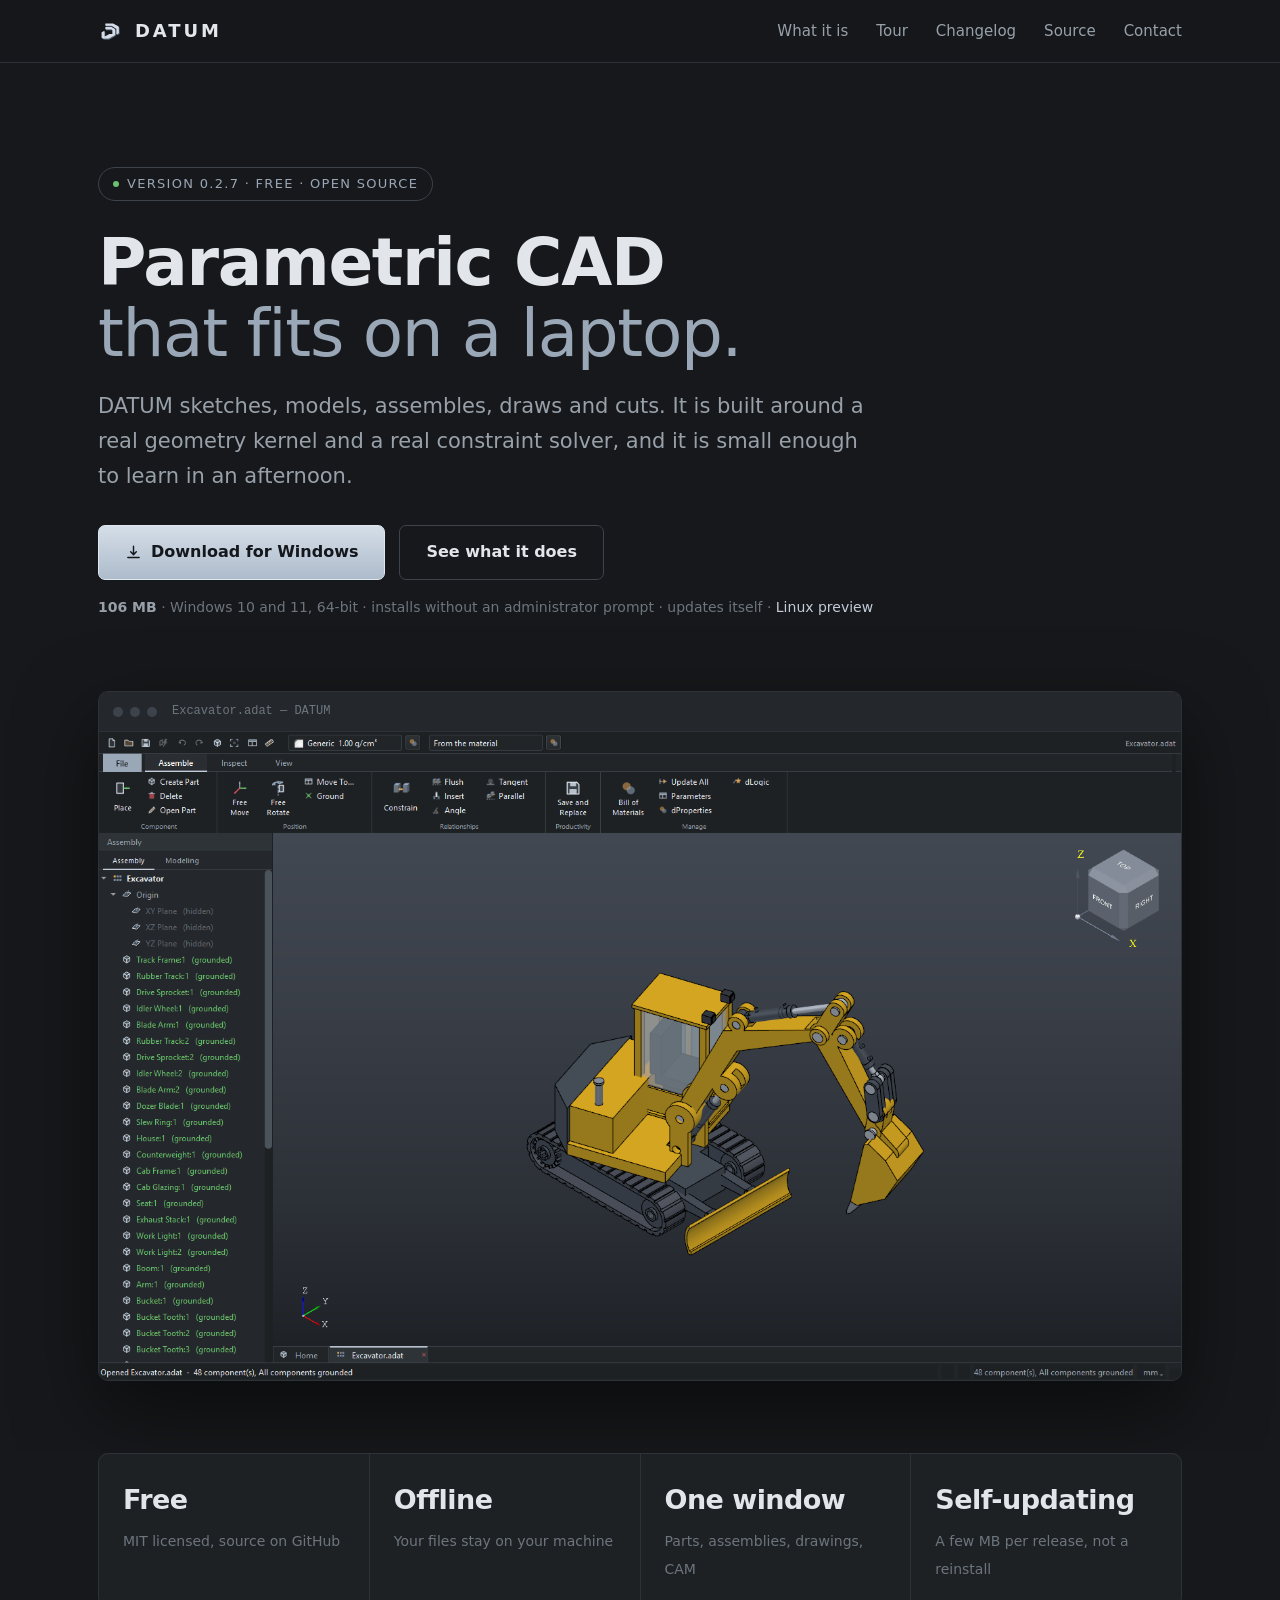
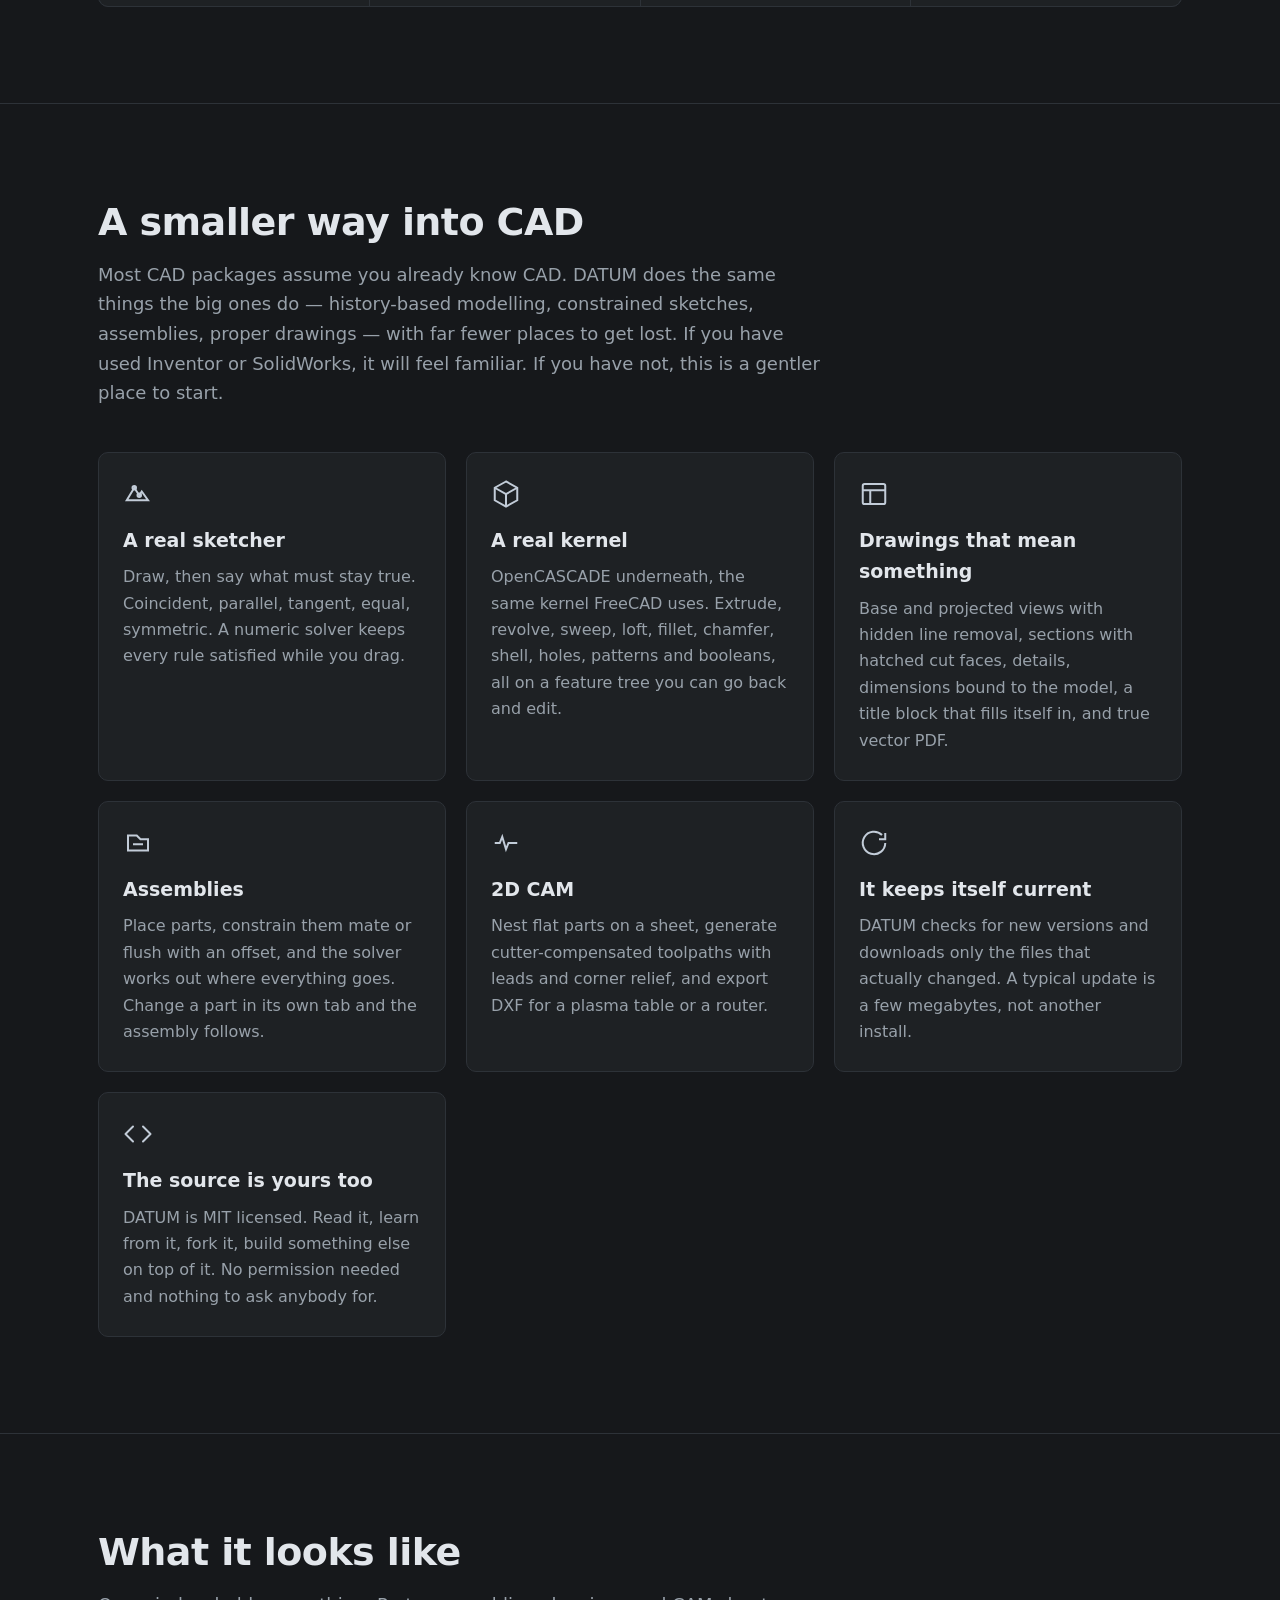
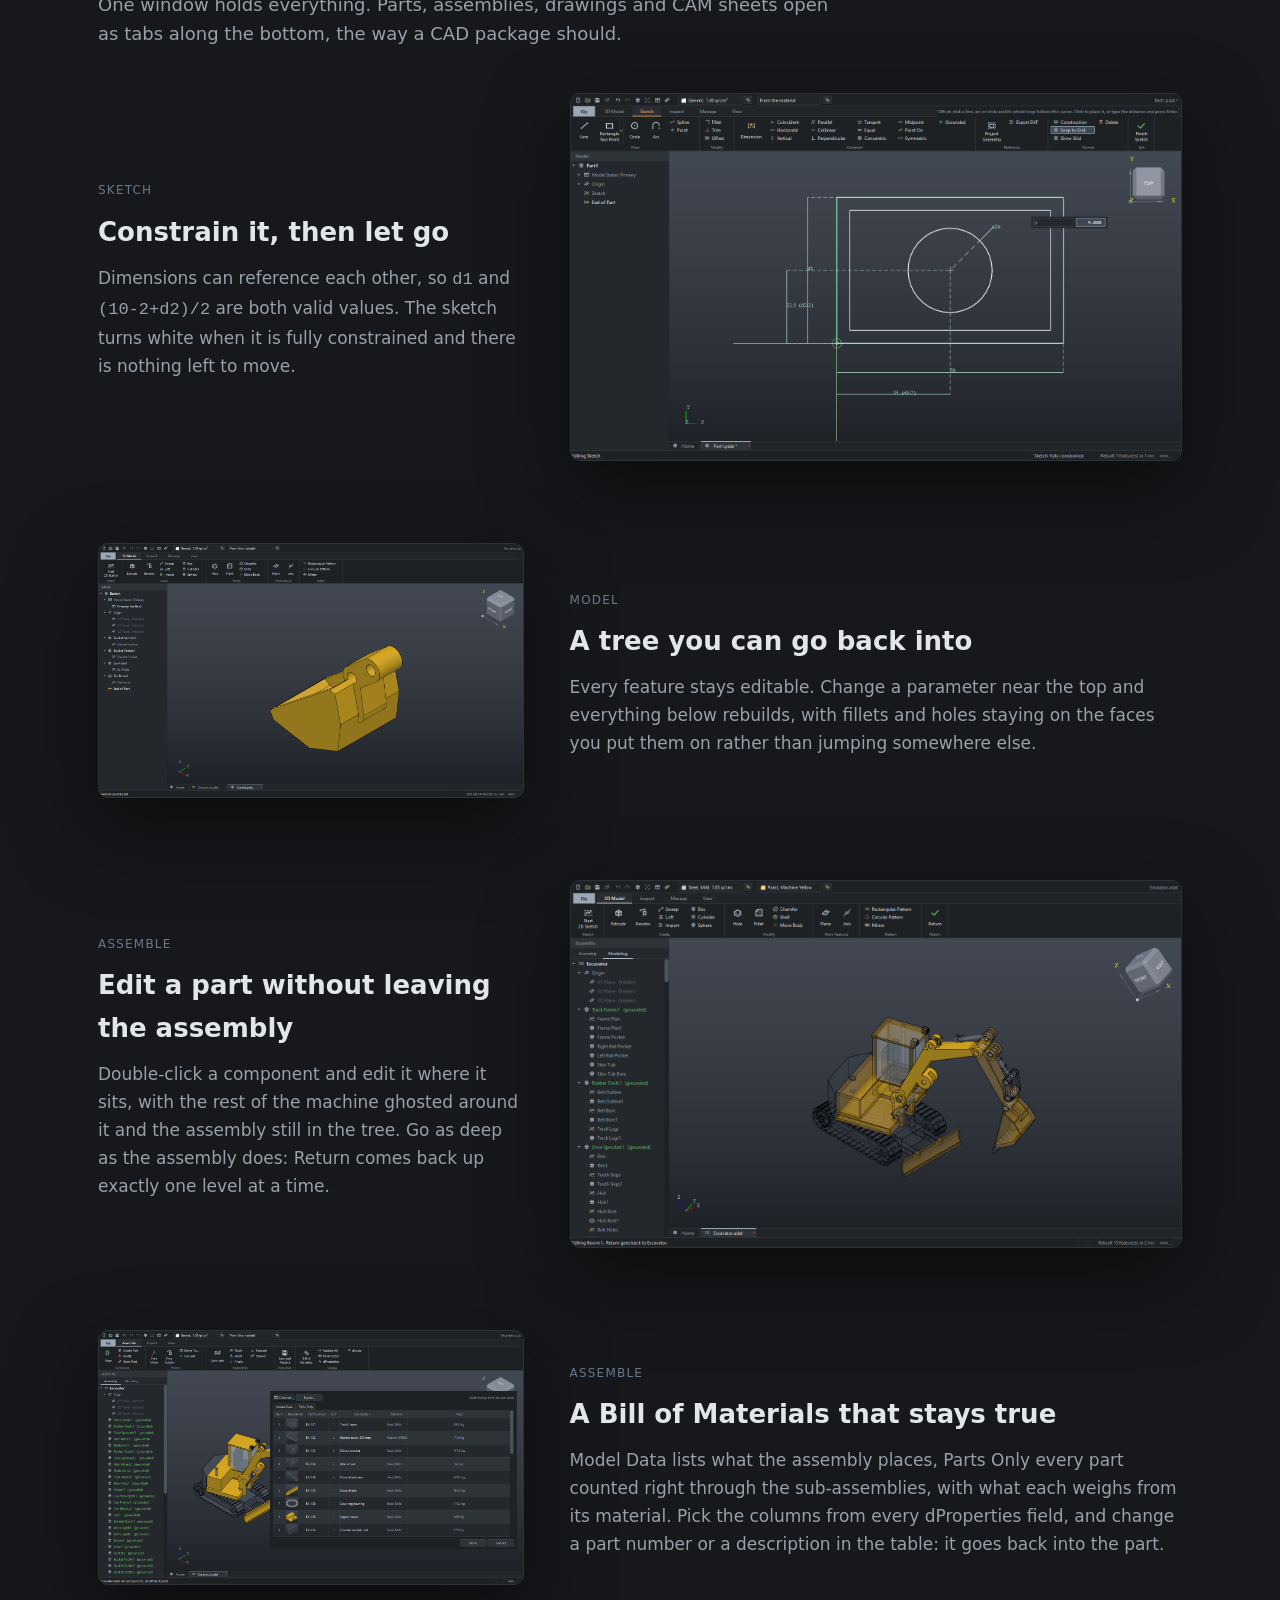
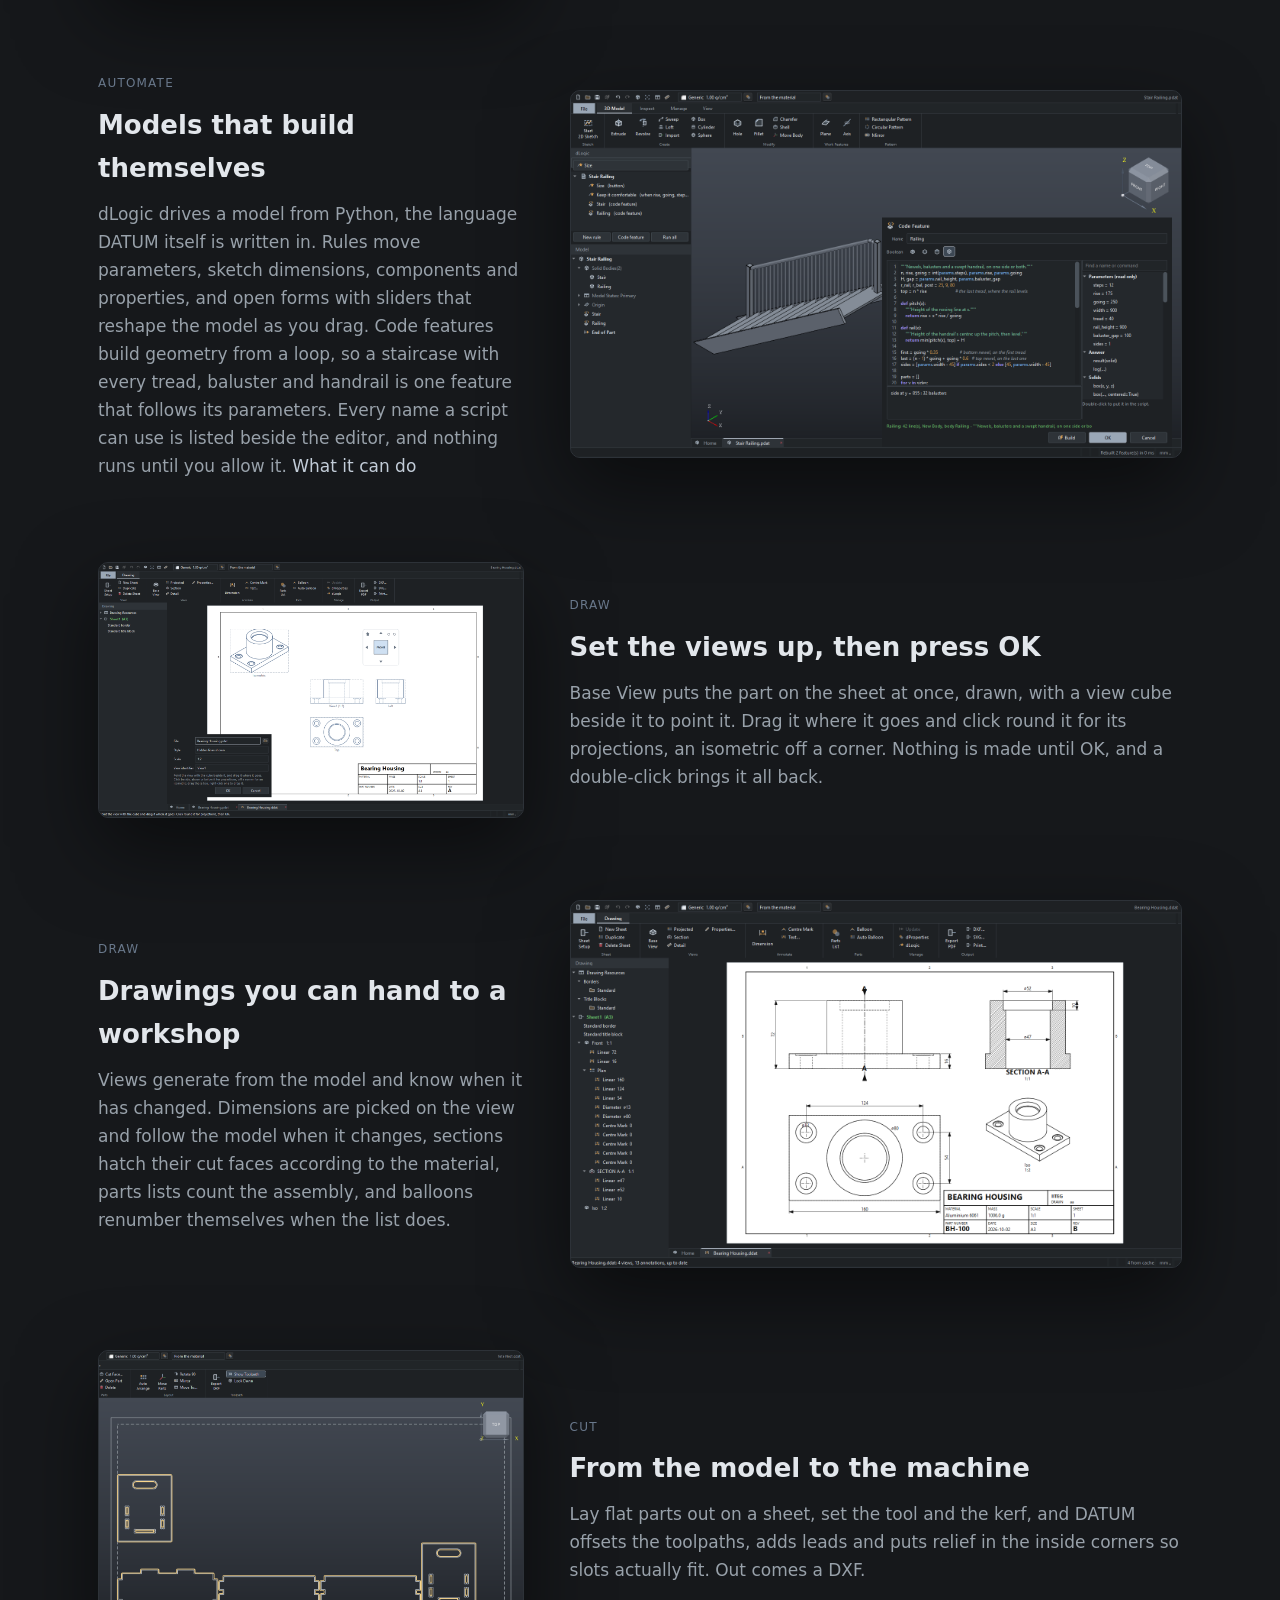
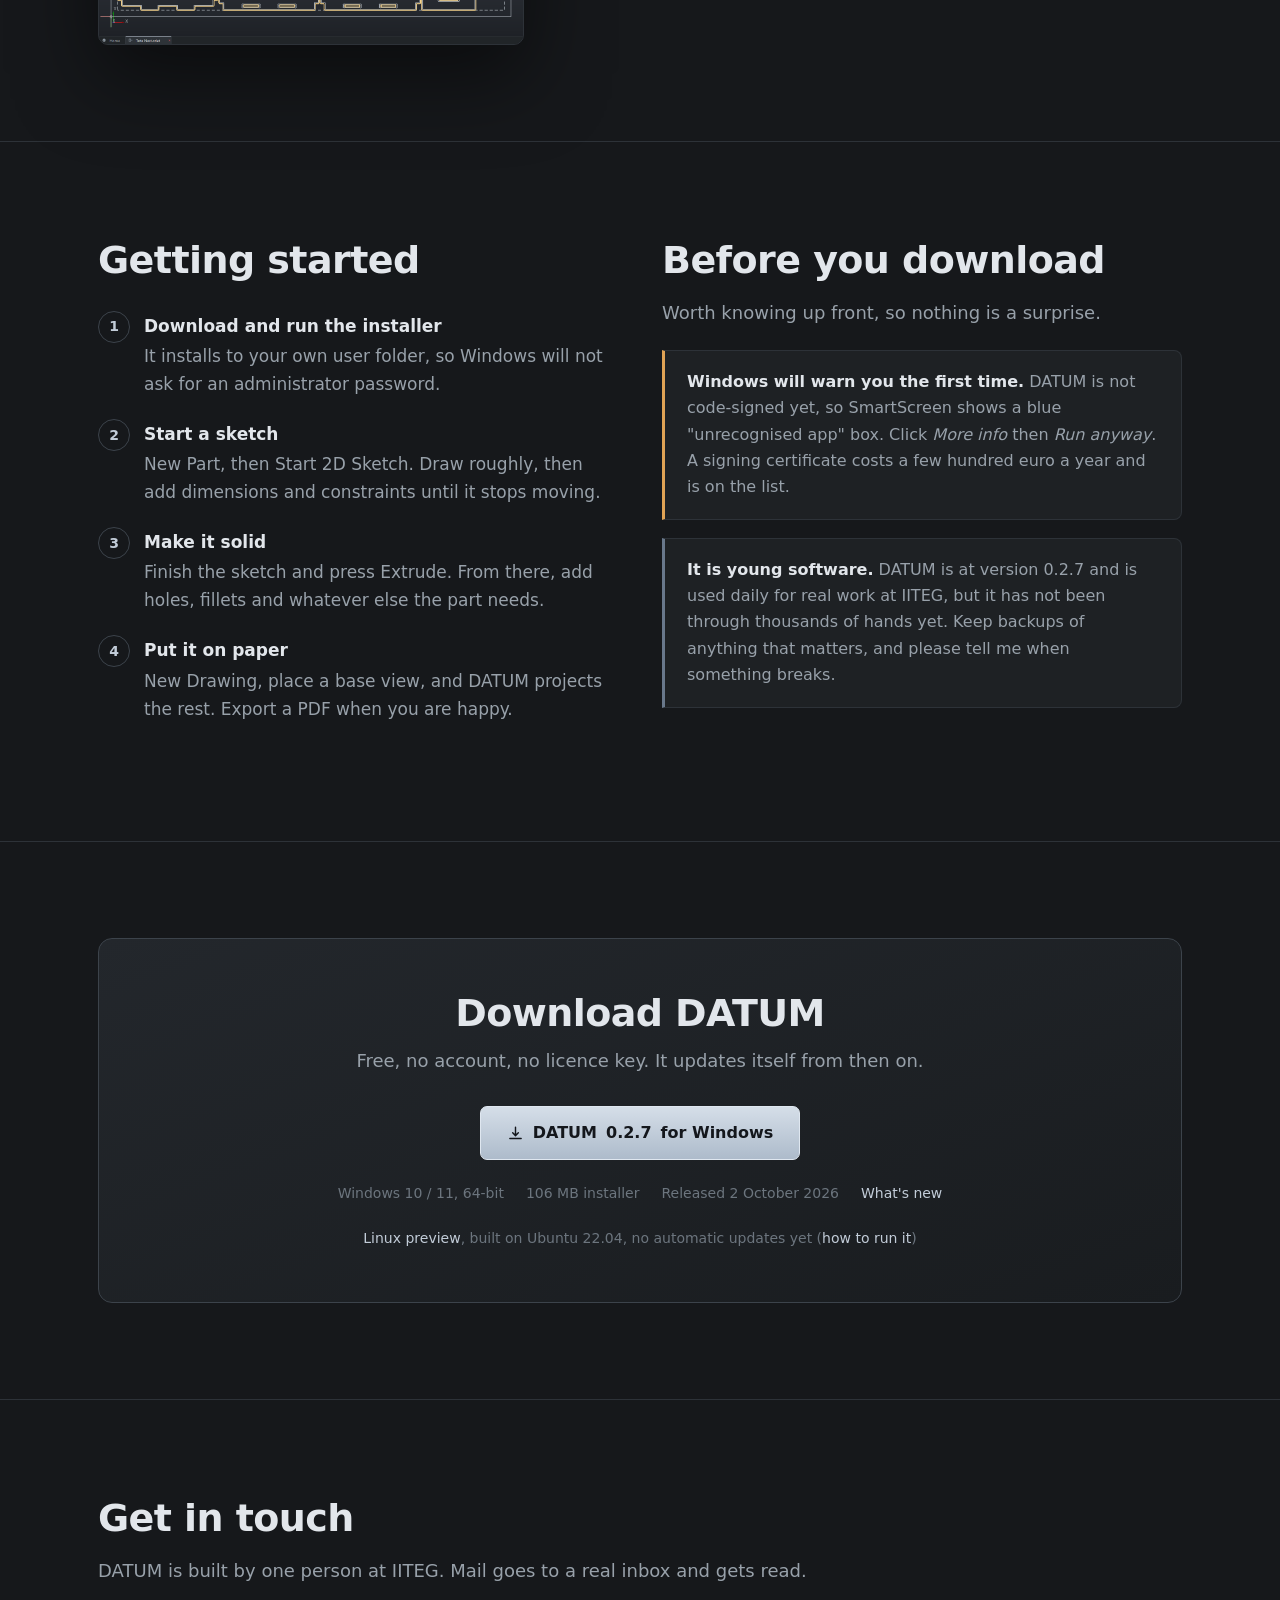
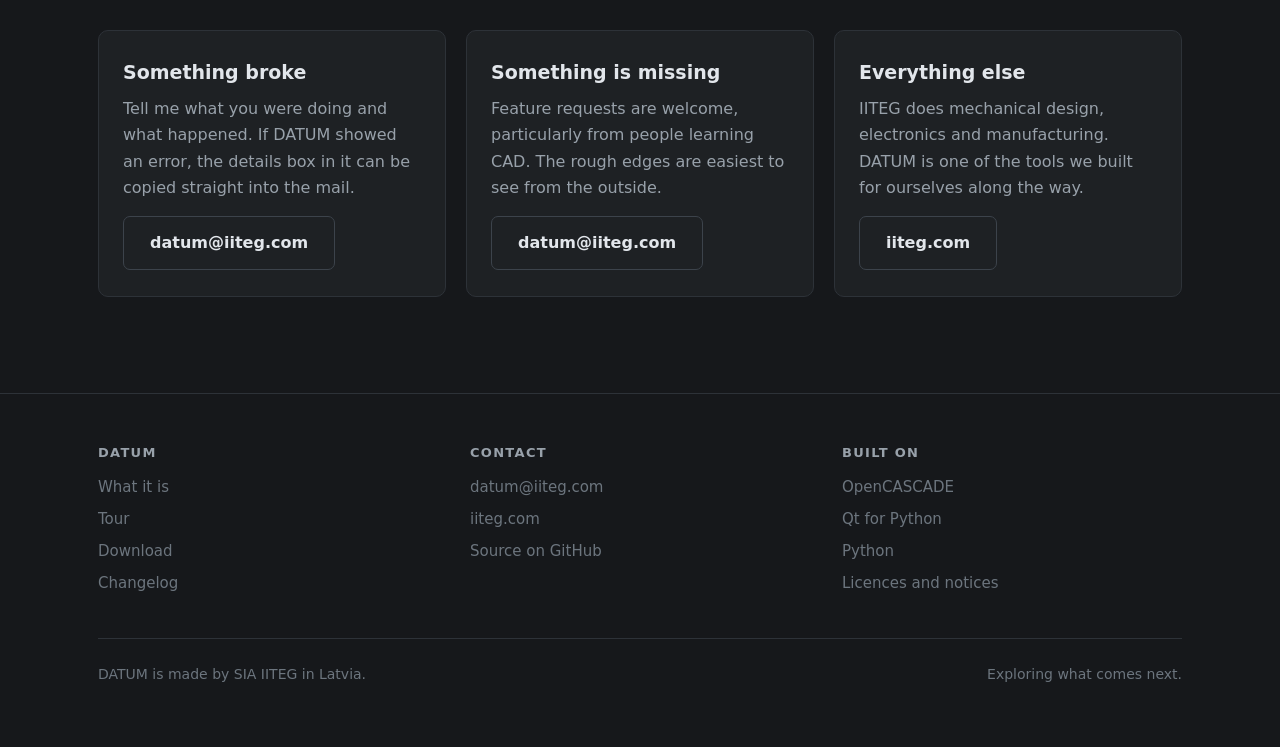
<file: site/index.html>
<!DOCTYPE html>
<html lang="en">
<head>
<meta charset="utf-8">
<meta name="viewport" content="width=device-width, initial-scale=1">
<title>DATUM — parametric CAD from IITEG</title>
<meta name="description" content="A parametric CAD application for Windows. Sketch, model, assemble, draw and cut. Free to download.">
<meta property="og:title" content="DATUM — parametric CAD">
<meta property="og:description" content="Sketch, model, assemble, draw and cut. A small parametric CAD application for Windows. Free.">
<meta property="og:type" content="website">
<meta property="og:url" content="https://datum.iiteg.com/">
<meta property="og:image" content="https://datum.iiteg.com/img/assembly.png">
<meta name="theme-color" content="#16181b">
<link rel="icon" href="img/mark.svg" type="image/svg+xml">
<link rel="stylesheet" href="style.css?v=5b2f351b31">
</head>
<body>

<header class="top">
  <div class="wrap nav">
    <a class="brand" href="./">
      <svg viewBox="0 0 181 181" aria-hidden="true">
        <g fill="#69788b" transform="translate(5,6)">
          <path d="M51 38H105L144 60L145 105L127 114L128 75L96 54H51Z"/>
          <path d="M51 62H94L119 77V118L74 143H36L25 137V100L45 89V128L47 129L79 111H100V84L93 79H51Z"/>
        </g>
        <g fill="#d5dee8">
          <path d="M51 38H105L144 60L145 105L127 114L128 75L96 54H51Z"/>
          <path d="M51 62H94L119 77V118L74 143H36L25 137V100L45 89V128L47 129L79 111H100V84L93 79H51Z"/>
        </g>
      </svg>
      DATUM
    </a>
    <a class="link" href="#what">What it is</a>
    <a class="link" href="#tour">Tour</a>
    <a class="link" href="changelog.html">Changelog</a>
    <a class="link" href="https://github.com/Artis-98/datum">Source</a>
    <a class="link" href="#contact">Contact</a>
  </div>
</header>

<!-- ------------------------------------------------------------- hero -->
<div class="hero">
  <div class="wrap">
    <div class="inner">
      <div class="eyebrow"><span class="dot"></span>
        <span id="badge-version">Version 0.2.7 · free · open source</span>
      </div>
      <h1>Parametric CAD<br><span class="quiet">that fits on a laptop.</span></h1>
      <p class="lede">
        DATUM sketches, models, assembles, draws and cuts. It is built
        around a real geometry kernel and a real constraint solver, and it
        is small enough to learn in an afternoon.
      </p>
      <div class="cta-row">
        <a class="btn primary" id="download-btn"
           href="https://api.iiteg.com/datum/0.2.7/DATUM-0.2.7-setup.exe">
          <svg viewBox="0 0 24 24" fill="none" stroke="currentColor"
               stroke-width="2" stroke-linecap="round"
               stroke-linejoin="round" aria-hidden="true">
            <path d="M12 3v12m0 0 4-4m-4 4-4-4M4 19h16"/>
          </svg>
          Download for Windows
        </a>
        <a class="btn ghost" href="#tour">See what it does</a>
      </div>
      <p class="cta-note">
        <strong id="size-note">106 MB</strong> · Windows 10 and 11, 64-bit ·
        installs without an administrator prompt · updates itself ·
        <a href="https://github.com/Artis-98/datum/releases/download/v0.2.7/DATUM-0.2.7-linux-x86_64-preview.tar.gz">Linux preview</a>
      </p>
    </div>

    <div class="showcase">
      <div class="frame">
        <div class="frame-bar">
          <i></i><i></i><i></i>
          <span>Excavator.adat — DATUM</span>
        </div>
        <img src="img/assembly.png" width="1600" height="958"
             alt="A tracked excavator of 48 components open in DATUM, with
                  the component tree listing every part on the left.">
      </div>
    </div>
  </div>
</div>

<!-- ------------------------------------------------------------- facts -->
<section class="tight">
  <div class="wrap">
    <div class="facts">
      <div class="fact"><b>Free</b><span>MIT licensed, source on GitHub</span></div>
      <div class="fact"><b>Offline</b><span>Your files stay on your machine</span></div>
      <div class="fact"><b>One window</b><span>Parts, assemblies, drawings, CAM</span></div>
      <div class="fact"><b>Self-updating</b><span>A few MB per release, not a reinstall</span></div>
    </div>
  </div>
</section>

<!-- -------------------------------------------------------------- what -->
<section id="what" class="rule">
  <div class="wrap">
    <h2>A smaller way into CAD</h2>
    <p class="section-lede">
      Most CAD packages assume you already know CAD. DATUM does the same
      things the big ones do — history-based modelling, constrained
      sketches, assemblies, proper drawings — with far fewer places to get
      lost. If you have used Inventor or SolidWorks, it will feel familiar.
      If you have not, this is a gentler place to start.
    </p>

    <div class="grid">
      <div class="card">
        <div class="ico"><svg viewBox="0 0 24 24" fill="none"
          stroke="currentColor" stroke-width="1.6"><path
          d="M3 17 9 7l4 6 2-3 5 7z"/><circle cx="9" cy="7" r="1.4"/>
          <circle cx="13" cy="13" r="1.4"/></svg></div>
        <h3>A real sketcher</h3>
        <p>Draw, then say what must stay true. Coincident, parallel,
          tangent, equal, symmetric. A numeric solver keeps every rule
          satisfied while you drag.</p>
      </div>
      <div class="card">
        <div class="ico"><svg viewBox="0 0 24 24" fill="none"
          stroke="currentColor" stroke-width="1.6"><path
          d="M12 2 3 7v10l9 5 9-5V7z"/><path d="M3 7l9 5 9-5M12 12v10"/>
          </svg></div>
        <h3>A real kernel</h3>
        <p>OpenCASCADE underneath, the same kernel FreeCAD uses. Extrude,
          revolve, sweep, loft, fillet, chamfer, shell, holes, patterns
          and booleans, all on a feature tree you can go back and edit.</p>
      </div>
      <div class="card">
        <div class="ico"><svg viewBox="0 0 24 24" fill="none"
          stroke="currentColor" stroke-width="1.6"><rect x="3" y="4"
          width="18" height="16" rx="1.5"/><path d="M3 9h18M9 9v11"/>
          </svg></div>
        <h3>Drawings that mean something</h3>
        <p>Base and projected views with hidden line removal, sections
          with hatched cut faces, details, dimensions bound to the model,
          a title block that fills itself in, and true vector PDF.</p>
      </div>
      <div class="card">
        <div class="ico"><svg viewBox="0 0 24 24" fill="none"
          stroke="currentColor" stroke-width="1.6"><path
          d="M4 6h7l3 3h6v9H4z"/><path d="M8 13h8"/></svg></div>
        <h3>Assemblies</h3>
        <p>Place parts, constrain them mate or flush with an offset, and
          the solver works out where everything goes. Change a part in its
          own tab and the assembly follows.</p>
      </div>
      <div class="card">
        <div class="ico"><svg viewBox="0 0 24 24" fill="none"
          stroke="currentColor" stroke-width="1.6"><path
          d="M3 12h4l2-5 3 10 2-5h7"/></svg></div>
        <h3>2D CAM</h3>
        <p>Nest flat parts on a sheet, generate cutter-compensated
          toolpaths with leads and corner relief, and export DXF for a
          plasma table or a router.</p>
      </div>
      <div class="card">
        <div class="ico"><svg viewBox="0 0 24 24" fill="none"
          stroke="currentColor" stroke-width="1.6"><path
          d="M21 12a9 9 0 1 1-2.6-6.4"/><path d="M21 4v5h-5"/></svg></div>
        <h3>It keeps itself current</h3>
        <p>DATUM checks for new versions and downloads only the files that
          actually changed. A typical update is a few megabytes, not
          another install.</p>
      </div>
      <div class="card">
        <div class="ico"><svg viewBox="0 0 24 24" fill="none"
          stroke="currentColor" stroke-width="1.6" stroke-linecap="round"
          stroke-linejoin="round"><path d="M16 18l6-6-6-6M8 6l-6 6 6 6"/>
          </svg></div>
        <h3>The source is yours too</h3>
        <p>DATUM is MIT licensed. Read it, learn from it, fork it, build
          something else on top of it. No permission needed and nothing to
          ask anybody for.</p>
      </div>
    </div>
  </div>
</section>

<!-- --------------------------------------------------------------- tour -->
<section id="tour" class="rule">
  <div class="wrap">
    <h2>What it looks like</h2>
    <p class="section-lede">
      One window holds everything. Parts, assemblies, drawings and CAM
      sheets open as tabs along the bottom, the way a CAD package should.
    </p>

    <div class="shots">

      <div class="shot">
        <div class="copy">
          <span class="tag">Sketch</span>
          <h3>Constrain it, then let go</h3>
          <p>Dimensions can reference each other, so
            <code>d1</code> and <code>(10-2+d2)/2</code> are both valid
            values. The sketch turns white when it is fully constrained
            and there is nothing left to move.</p>
        </div>
        <div class="frame">
          <img src="img/sketch.png" width="1600" height="958" loading="lazy"
               alt="The DATUM sketcher with a plate and a hole, fully
                    constrained, and the Offset tool pulling a lip in from
                    the edge with its distance beside the cursor.">
        </div>
      </div>

      <div class="shot flip">
        <div class="copy">
          <span class="tag">Model</span>
          <h3>A tree you can go back into</h3>
          <p>Every feature stays editable. Change a parameter near the top
            and everything below rebuilds, with fillets and holes staying
            on the faces you put them on rather than jumping somewhere
            else.</p>
        </div>
        <div class="frame">
          <img src="img/part.png" width="1600" height="958" loading="lazy"
               alt="An excavator bucket modelled in DATUM, shelled out of a
                    solid, with its feature tree beside it.">
        </div>
      </div>

      <div class="shot">
        <div class="copy">
          <span class="tag">Assemble</span>
          <h3>Edit a part without leaving the assembly</h3>
          <p>Double-click a component and edit it where it sits, with the
            rest of the machine ghosted around it and the assembly still
            in the tree. Go as deep as the assembly does: Return comes
            back up exactly one level at a time.</p>
        </div>
        <div class="frame">
          <img src="img/inplace.png" width="1600" height="958" loading="lazy"
               alt="An excavator boom being edited inside the assembly it
                    belongs to, with the rest of the machine ghosted.">
        </div>
      </div>

      <div class="shot flip">
        <div class="copy">
          <span class="tag">Assemble</span>
          <h3>A Bill of Materials that stays true</h3>
          <p>Model Data lists what the assembly places, Parts Only every
            part counted right through the sub-assemblies, with what each
            weighs from its material. Pick the columns from every
            dProperties field, and change a part number or a description in
            the table: it goes back into the part.</p>
        </div>
        <div class="frame">
          <img src="img/bom.png" width="1600" height="958" loading="lazy"
               alt="The Bill of Materials of an excavator in DATUM, parts
                    only, with thumbnails, part numbers, descriptions,
                    materials and masses, beside the machine itself.">
        </div>
      </div>

      <div class="shot">
        <div class="copy">
          <span class="tag">Automate</span>
          <h3>Models that build themselves</h3>
          <p>dLogic drives a model from Python, the language DATUM itself
            is written in. Rules move parameters, sketch dimensions,
            components and properties, and open forms with sliders that
            reshape the model as you drag. Code features build geometry
            from a loop, so a staircase with every tread, baluster and
            handrail is one feature that follows its parameters. Every
            name a script can use is listed beside the editor, and
            nothing runs until you allow it.
            <a href="https://github.com/Artis-98/datum/blob/main/docs/DLOGIC.md">What
            it can do</a></p>
        </div>
        <div class="frame">
          <img src="img/dlogic.png" width="1600" height="958" loading="lazy"
               alt="A parametric staircase in DATUM, with the code feature
                    that builds its railing open beside it.">
        </div>
      </div>

      <div class="shot flip">
        <div class="copy">
          <span class="tag">Draw</span>
          <h3>Set the views up, then press OK</h3>
          <p>Base View puts the part on the sheet at once, drawn, with a
            view cube beside it to point it. Drag it where it goes and click
            round it for its projections, an isometric off a corner. Nothing
            is made until OK, and a double-click brings it all back.</p>
        </div>
        <div class="frame">
          <img src="img/baseview.png" width="1600" height="958"
               loading="lazy"
               alt="A base view of a bearing housing being set up on a DATUM
                    sheet, with the view cube beside it, its projections
                    round it and the Drawing View box open.">
        </div>
      </div>

      <div class="shot">
        <div class="copy">
          <span class="tag">Draw</span>
          <h3>Drawings you can hand to a workshop</h3>
          <p>Views generate from the model and know when it has changed.
            Dimensions are picked on the view and follow the model when it
            changes, sections hatch their cut faces according to the
            material, parts lists count the assembly, and balloons
            renumber themselves when the list does.</p>
        </div>
        <div class="frame">
          <img src="img/drawing.png" width="1600" height="958" loading="lazy"
               alt="A DATUM drawing of a bearing housing: front view, plan,
                    a hatched section through the bore and an isometric,
                    dimensioned, with the title block filled in from the
                    model.">
        </div>
      </div>

      <div class="shot flip">
        <div class="copy">
          <span class="tag">Cut</span>
          <h3>From the model to the machine</h3>
          <p>Lay flat parts out on a sheet, set the tool and the kerf, and
            DATUM offsets the toolpaths, adds leads and puts relief in the
            inside corners so slots actually fit. Out comes a DXF.</p>
        </div>
        <div class="frame">
          <img src="img/cam.png" width="1343" height="932" loading="lazy"
               alt="Flat parts nested on a sheet in DATUM with
                    cutter-compensated toolpaths around each one.">
        </div>
      </div>

    </div>
  </div>
</section>

<!-- ------------------------------------------------------------ getting -->
<section id="start" class="rule">
  <div class="wrap">
    <div class="grid" style="grid-template-columns:repeat(auto-fit,minmax(300px,1fr));gap:44px">
      <div>
        <h2>Getting started</h2>
        <ol class="steps" style="margin-top:28px">
          <li><strong>Download and run the installer</strong>
            It installs to your own user folder, so Windows will not ask
            for an administrator password.</li>
          <li><strong>Start a sketch</strong>
            New Part, then Start 2D Sketch. Draw roughly, then add
            dimensions and constraints until it stops moving.</li>
          <li><strong>Make it solid</strong>
            Finish the sketch and press Extrude. From there, add holes,
            fillets and whatever else the part needs.</li>
          <li><strong>Put it on paper</strong>
            New Drawing, place a base view, and DATUM projects the rest.
            Export a PDF when you are happy.</li>
        </ol>
      </div>
      <div>
        <h2>Before you download</h2>
        <p class="section-lede" style="margin-bottom:22px">
          Worth knowing up front, so nothing is a surprise.
        </p>
        <div class="note" style="margin-bottom:18px">
          <strong>Windows will warn you the first time.</strong>
          DATUM is not code-signed yet, so SmartScreen shows a blue
          "unrecognised app" box. Click <em>More info</em> then
          <em>Run anyway</em>. A signing certificate costs a few hundred
          euro a year and is on the list.
        </div>
        <div class="note" style="border-left-color:var(--silver-deep)">
          <strong>It is young software.</strong>
          DATUM is at version 0.2.7 and is used daily for real work at
          IITEG, but it has not been through thousands of hands yet.
          Keep backups of anything that matters, and please tell me when
          something breaks.
        </div>
      </div>
    </div>
  </div>
</section>

<!-- ----------------------------------------------------------- upcoming -->
<section id="upcoming" class="rule" hidden>
  <div class="wrap">
    <h2>Coming next</h2>
    <p class="section-lede">
      Asked for by the people using DATUM, and next in line. This list is
      read live from my own task board, so it is always what I am actually
      working towards. Missing something? <a href="#contact">Tell me</a>.
    </p>
    <div class="upcoming-groups" id="upcoming-list"></div>
  </div>
</section>

<!-- ----------------------------------------------------------- download -->
<section id="download" class="rule">
  <div class="wrap">
    <div class="download-panel">
      <h2>Download DATUM</h2>
      <p class="section-lede">
        Free, no account, no licence key. It updates itself from then on.
      </p>
      <a class="btn primary" id="download-btn-2"
         href="https://api.iiteg.com/datum/0.2.7/DATUM-0.2.7-setup.exe">
        <svg viewBox="0 0 24 24" fill="none" stroke="currentColor"
             stroke-width="2" stroke-linecap="round" stroke-linejoin="round"
             aria-hidden="true"><path d="M12 3v12m0 0 4-4m-4 4-4-4M4 19h16"/>
        </svg>
        DATUM <span id="btn-version">0.2.7</span> for Windows
      </a>
      <div class="meta-row">
        <span>Windows 10 / 11, 64-bit</span>
        <span id="meta-size">106 MB installer</span>
        <span id="meta-date">Released 2 October 2026</span>
        <span><a href="changelog.html">What's new</a></span>
      </div>
      <div class="meta-row">
        <span><a href="https://github.com/Artis-98/datum/releases/download/v0.2.7/DATUM-0.2.7-linux-x86_64-preview.tar.gz">Linux preview</a>, built on Ubuntu 22.04,
          no automatic updates yet
          (<a href="https://github.com/Artis-98/datum/blob/main/docs/LINUX.md">how to run it</a>)</span>
      </div>
    </div>
  </div>
</section>

<!-- ------------------------------------------------------------ contact -->
<section id="contact" class="rule">
  <div class="wrap">
    <h2>Get in touch</h2>
    <p class="section-lede">
      DATUM is built by one person at IITEG. Mail goes to a real inbox and
      gets read.
    </p>
    <div class="grid">
      <div class="card">
        <h3>Something broke</h3>
        <p style="margin-bottom:14px">Tell me what you were doing and what
          happened. If DATUM showed an error, the details box in it can be
          copied straight into the mail.</p>
        <a class="btn ghost" href="mailto:datum@iiteg.com?subject=DATUM%20bug%20report">
          datum@iiteg.com</a>
      </div>
      <div class="card">
        <h3>Something is missing</h3>
        <p style="margin-bottom:14px">Feature requests are welcome,
          particularly from people learning CAD. The rough edges are
          easiest to see from the outside.</p>
        <a class="btn ghost" href="mailto:datum@iiteg.com?subject=DATUM%20suggestion">
          datum@iiteg.com</a>
      </div>
      <div class="card">
        <h3>Everything else</h3>
        <p style="margin-bottom:14px">IITEG does mechanical design,
          electronics and manufacturing. DATUM is one of the tools we
          built for ourselves along the way.</p>
        <a class="btn ghost" href="https://iiteg.com">iiteg.com</a>
      </div>
    </div>
  </div>
</section>

<footer>
  <div class="wrap">
    <div class="foot-grid">
      <div>
        <h4>DATUM</h4>
        <a href="#what">What it is</a>
        <a href="#tour">Tour</a>
        <a href="#download">Download</a>
        <a href="changelog.html">Changelog</a>
      </div>
      <div>
        <h4>Contact</h4>
        <a href="mailto:datum@iiteg.com">datum@iiteg.com</a>
        <a href="https://iiteg.com">iiteg.com</a>
        <a href="https://github.com/Artis-98/datum">Source on GitHub</a>
      </div>
      <div>
        <h4>Built on</h4>
        <a href="https://dev.opencascade.org/">OpenCASCADE</a>
        <a href="https://www.qt.io/qt-for-python">Qt for Python</a>
        <a href="https://www.python.org/">Python</a>
        <a href="licences.html">Licences and notices</a>
      </div>
    </div>
    <div class="foot-bottom">
      <span>DATUM is made by SIA IITEG in Latvia.</span>
      <span>Exploring what comes next.</span>
    </div>
  </div>
</footer>

<script>
/* The download button and the version text come from the same release
 * feed the application itself reads, so the page cannot advertise a
 * version that is not actually published.  If the feed cannot be
 * reached, the values written into the HTML stand and the page is still
 * correct, just not self-updating. */
(function () {
  var FEED = "https://api.iiteg.com/datum/latest.json";

  function mb(bytes) {
    return Math.round(bytes / 1048576) + " MB";
  }

  function when(iso) {
    if (!iso) { return null; }
    var d = new Date(iso + "T00:00:00");
    if (isNaN(d)) { return null; }
    return d.toLocaleDateString("en-GB",
      { day: "numeric", month: "long", year: "numeric" });
  }

  fetch(FEED, { cache: "no-store" })
    .then(function (r) { return r.ok ? r.json() : Promise.reject(r.status); })
    .then(function (feed) {
      if (!feed || !feed.version) { return; }
      var v = feed.version;
      var url = feed.installer
        ? "https://api.iiteg.com/datum/" + feed.installer
        : null;

      var set = function (id, text) {
        var el = document.getElementById(id);
        if (el && text) { el.textContent = text; }
      };
      set("badge-version",
          "Version " + v + " · free · open source");
      set("btn-version", v);

      if (url) {
        ["download-btn", "download-btn-2"].forEach(function (id) {
          var el = document.getElementById(id);
          if (el) { el.href = url; }
        });
      }
      var released = when(feed.released);
      if (released) { set("meta-date", "Released " + released); }

      /* The feed's size is the unpacked build; the installer is what
       * anybody actually downloads, so ask the server for its length
       * rather than quoting the wrong number. */
      if (url) {
        fetch(url, { method: "HEAD" }).then(function (r) {
          var len = parseInt(r.headers.get("Content-Length") || "0", 10);
          if (len > 0) {
            set("meta-size", mb(len) + " installer");
            set("size-note", mb(len));
          }
        }).catch(function () {});
      }
    })
    .catch(function () { /* the page already says something true */ });
})();
</script>
<script>
/* What is coming next, read live from the admin board, in three groups
 * by how soon (api.iiteg.com/datum-upcoming.php): urgent is the next
 * update, high comes soon after, normal is on the list for later.  The
 * section stays hidden until the list arrives, so if the board cannot be
 * reached the page simply does not mention it. */
(function () {
  var holder = document.getElementById("upcoming-list");
  if (!holder) { return; }
  var LEVELS = [
    ["urgent", "Next update", "Being built now, for the next release."],
    ["high", "Soon", "Lined up for the releases after that."],
    ["normal", "Later", "On the list, not scheduled yet."]
  ];
  fetch("https://api.iiteg.com/datum-upcoming.php", { cache: "no-store" })
    .then(function (r) { return r.ok ? r.json() : Promise.reject(r.status); })
    .then(function (data) {
      var items = (data && data.upcoming) || [];
      if (!items.length) { return; }
      LEVELS.forEach(function (level) {
        var mine = items.filter(function (item) {
          return (item.priority || "urgent") === level[0];
        });
        if (!mine.length) { return; }
        var group = document.createElement("div");
        group.className = "upcoming-group level-" + level[0];
        var head = document.createElement("h3");
        head.className = "upcoming-head";
        head.textContent = level[1];
        var count = document.createElement("span");
        count.className = "count";
        count.textContent = mine.length;
        head.appendChild(count);
        var note = document.createElement("p");
        note.className = "upcoming-note";
        note.textContent = level[2];
        var list = document.createElement("ol");
        list.className = "upcoming-list";
        mine.forEach(function (item) {
          var li = document.createElement("li");
          li.textContent = item.title;
          if (item.status === "in_progress" || item.status === "review") {
            var tag = document.createElement("span");
            tag.className = "doing";
            tag.textContent = "in progress";
            li.appendChild(tag);
          }
          list.appendChild(li);
        });
        group.appendChild(head);
        group.appendChild(note);
        group.appendChild(list);
        holder.appendChild(group);
      });
      var box = document.getElementById("upcoming");
      if (box) { box.hidden = false; }
    })
    .catch(function () { /* nothing shown is better than something wrong */ });
})();
</script>
</body>
</html>
</file>
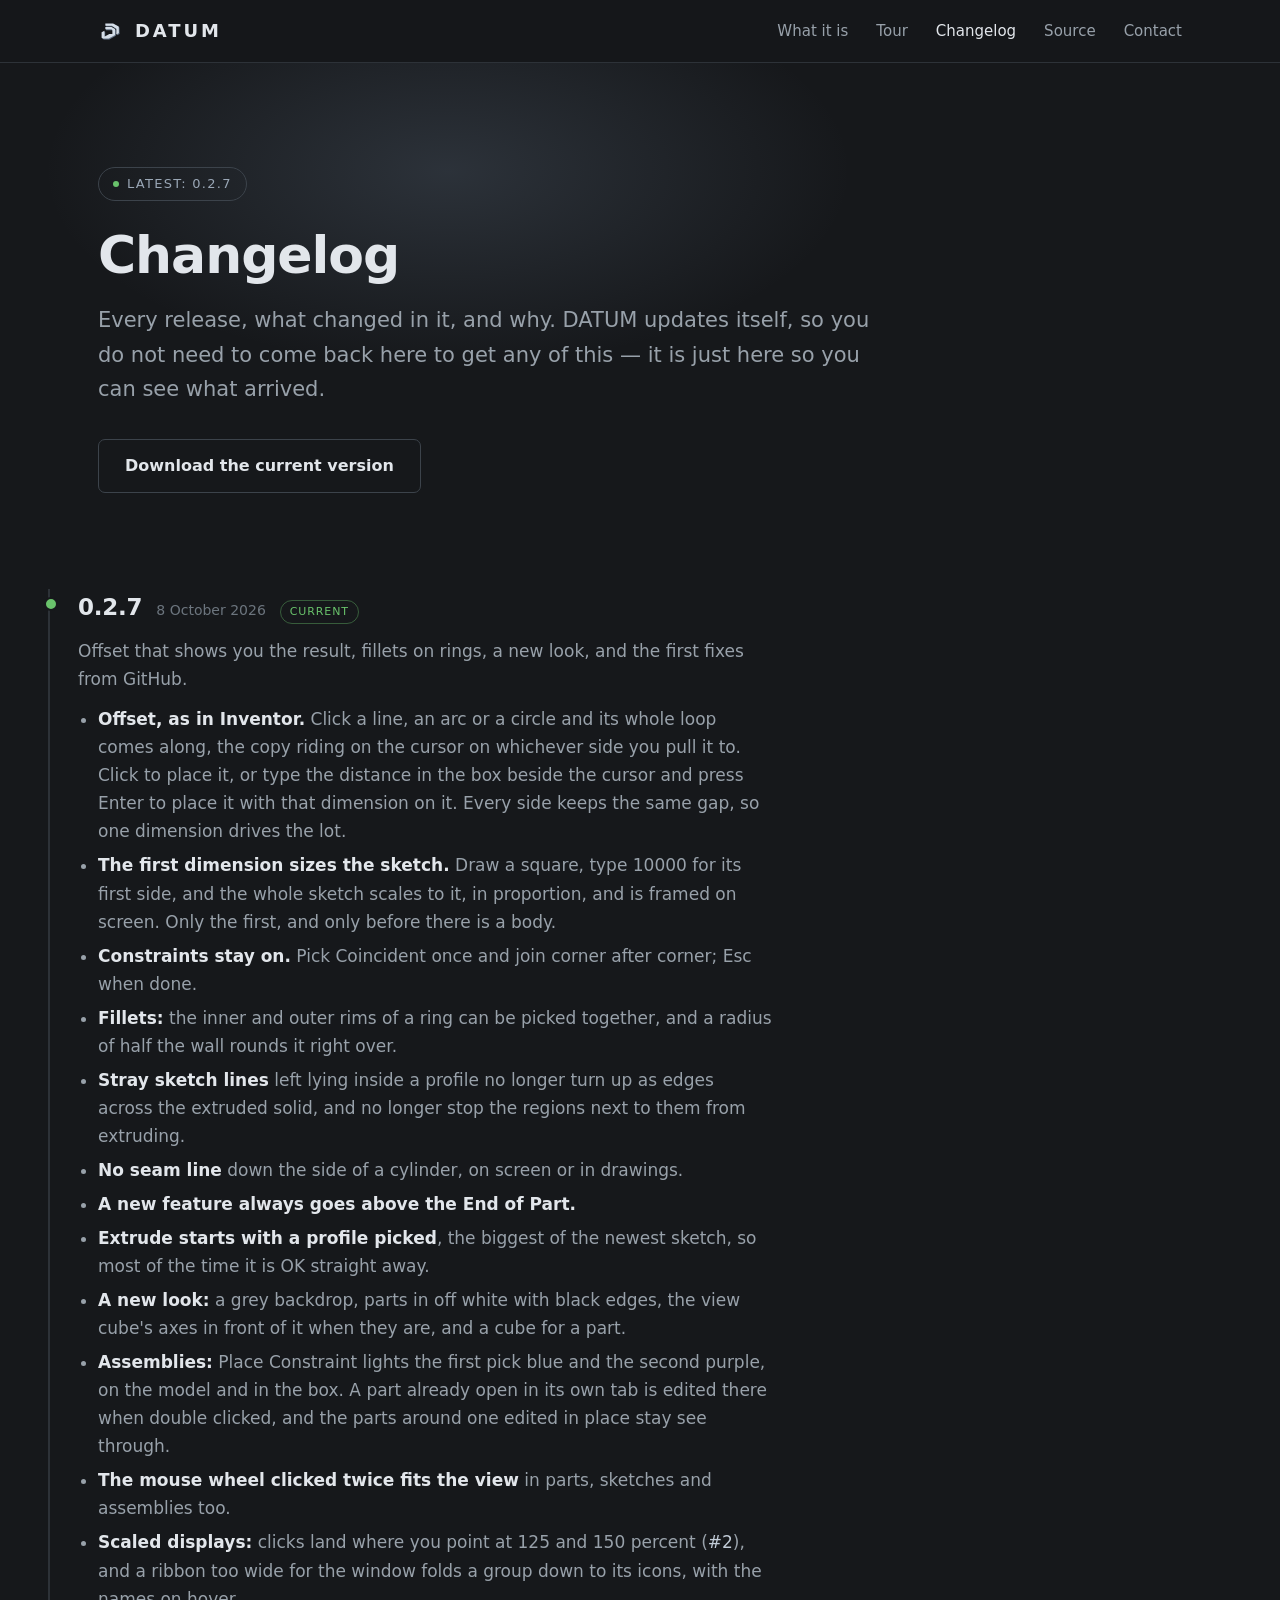
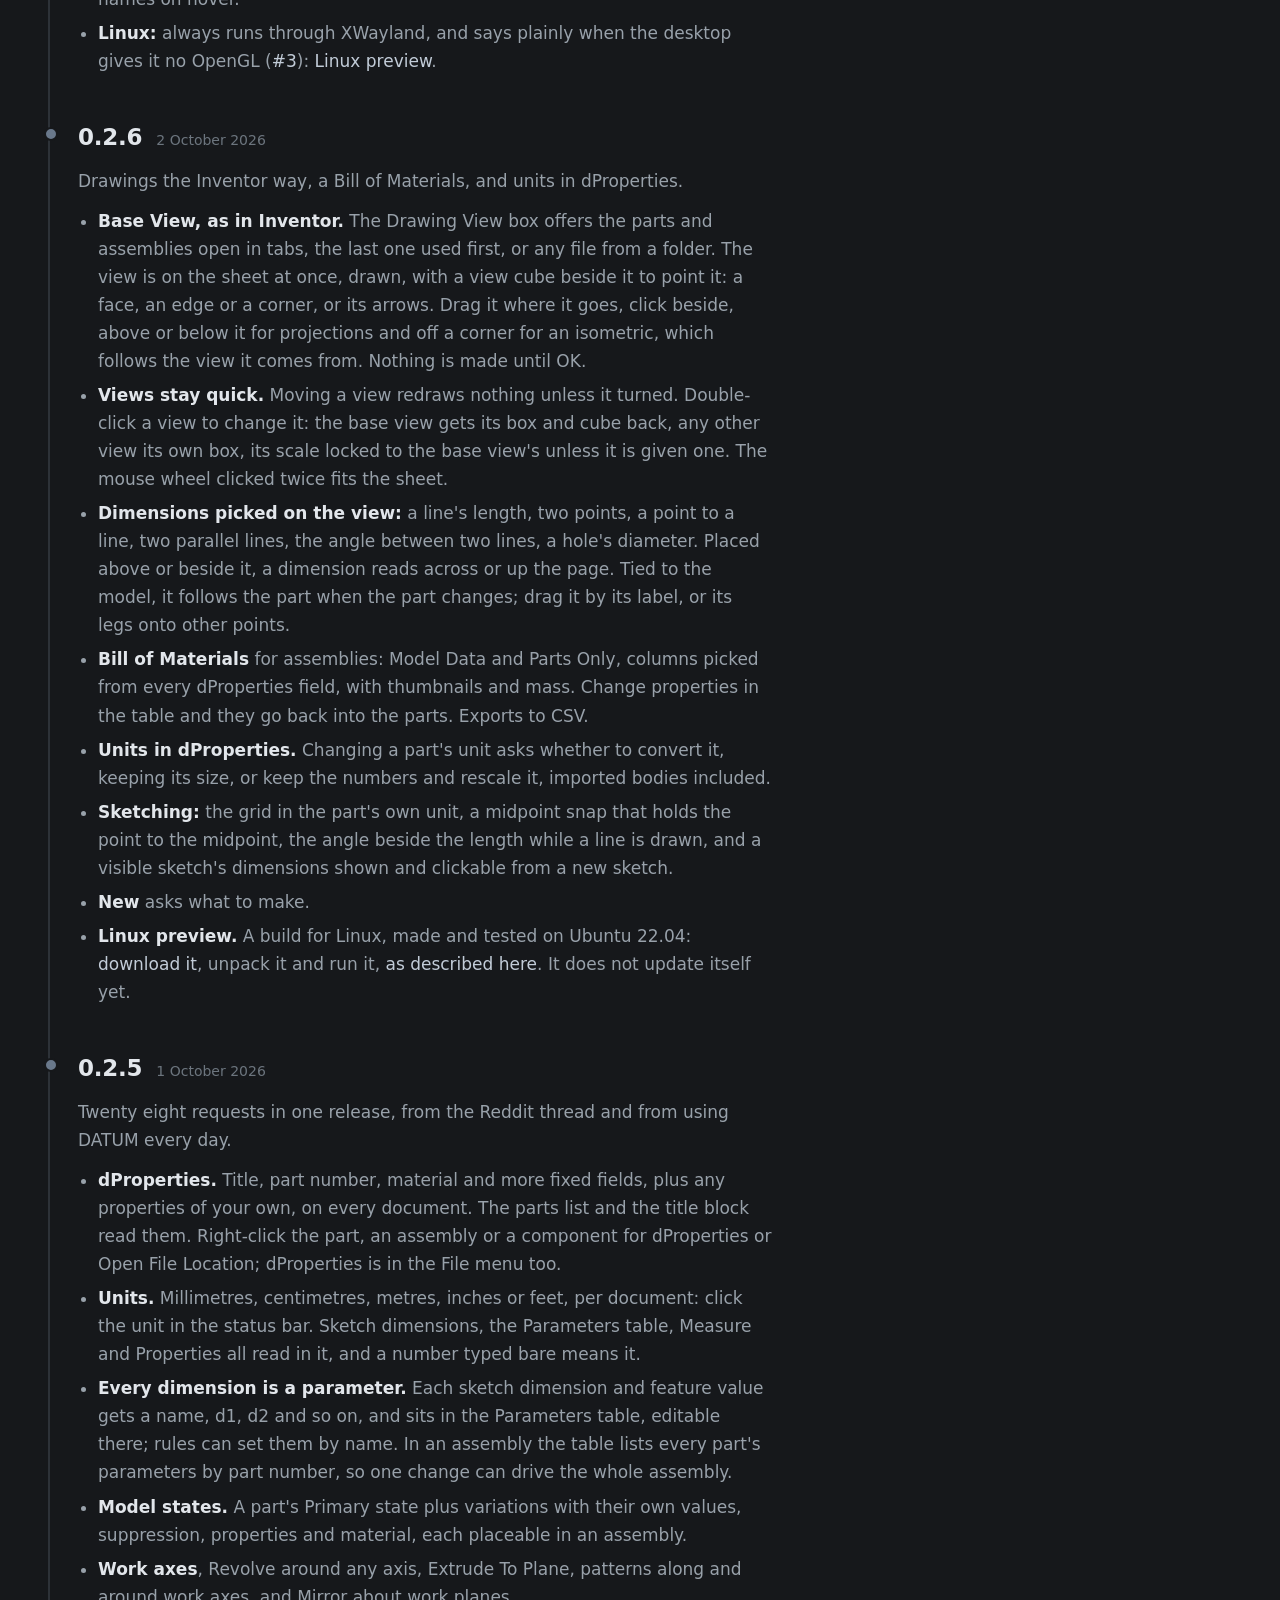
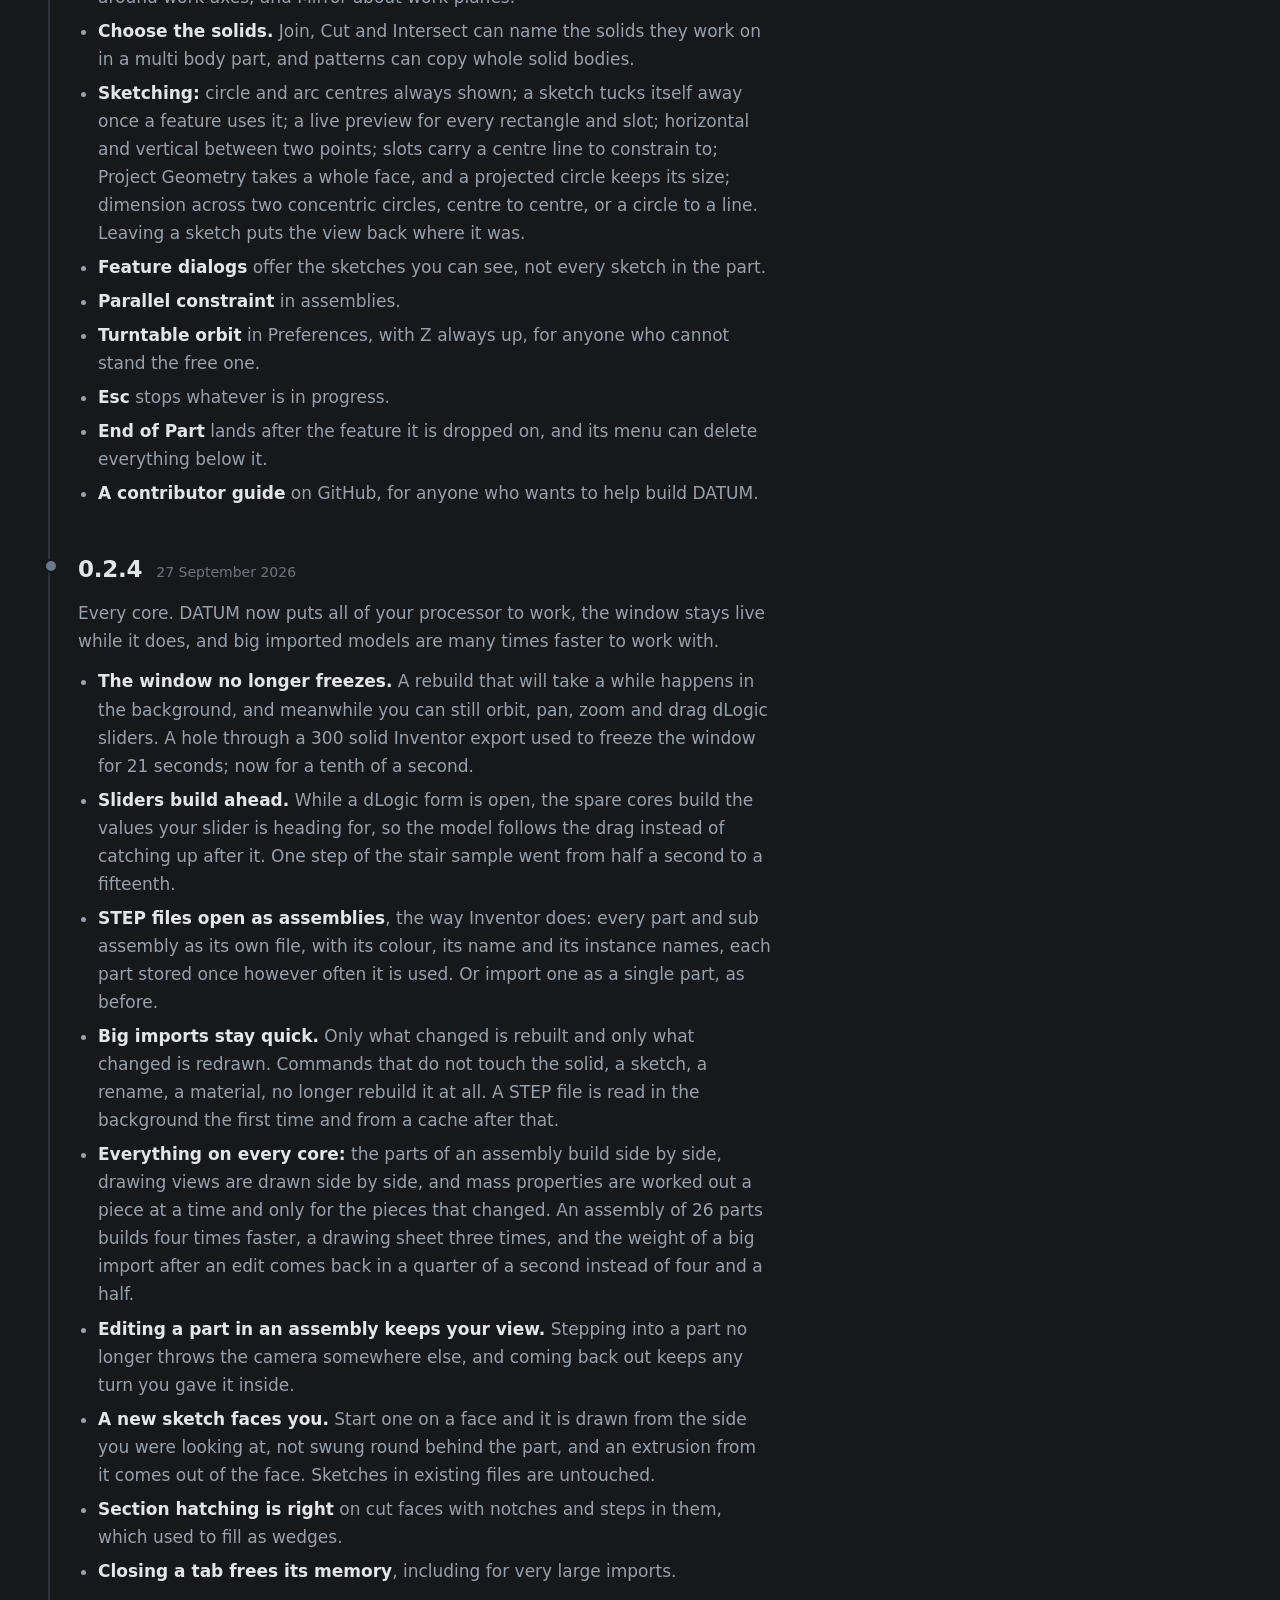
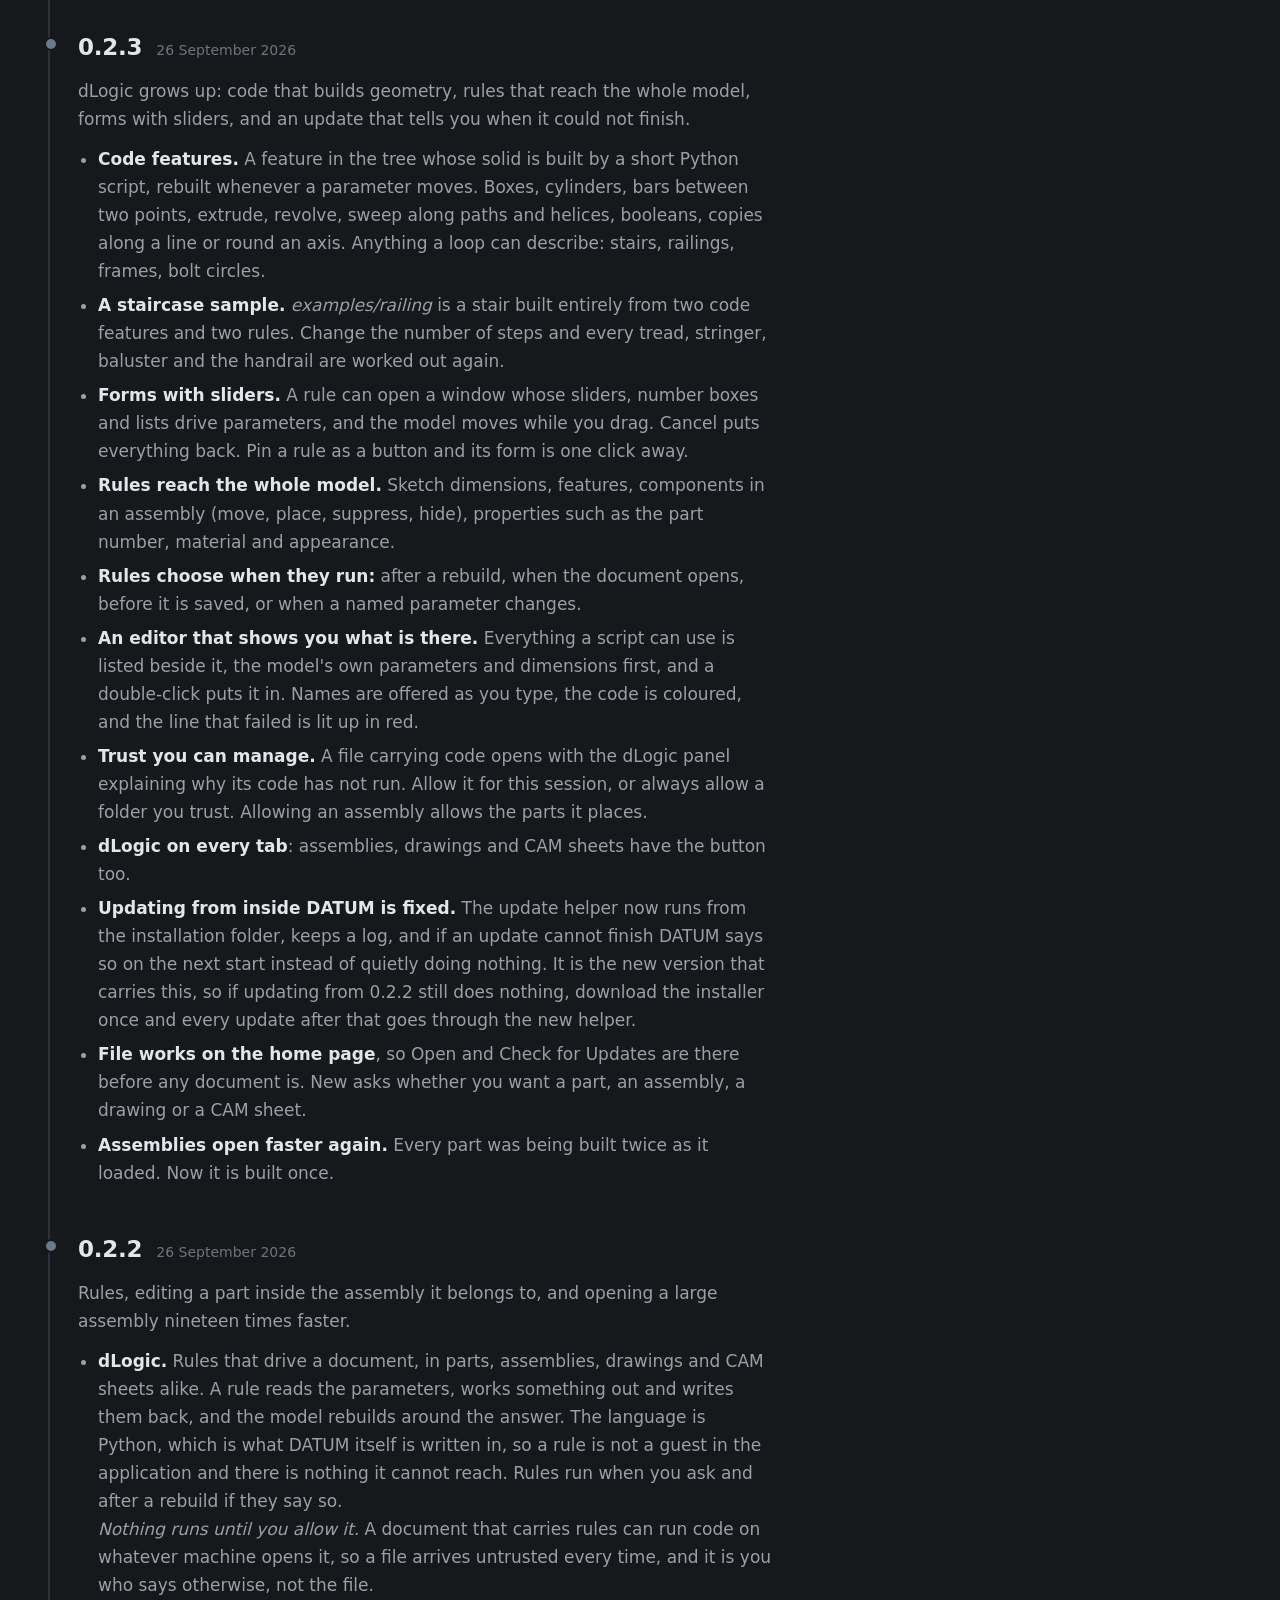
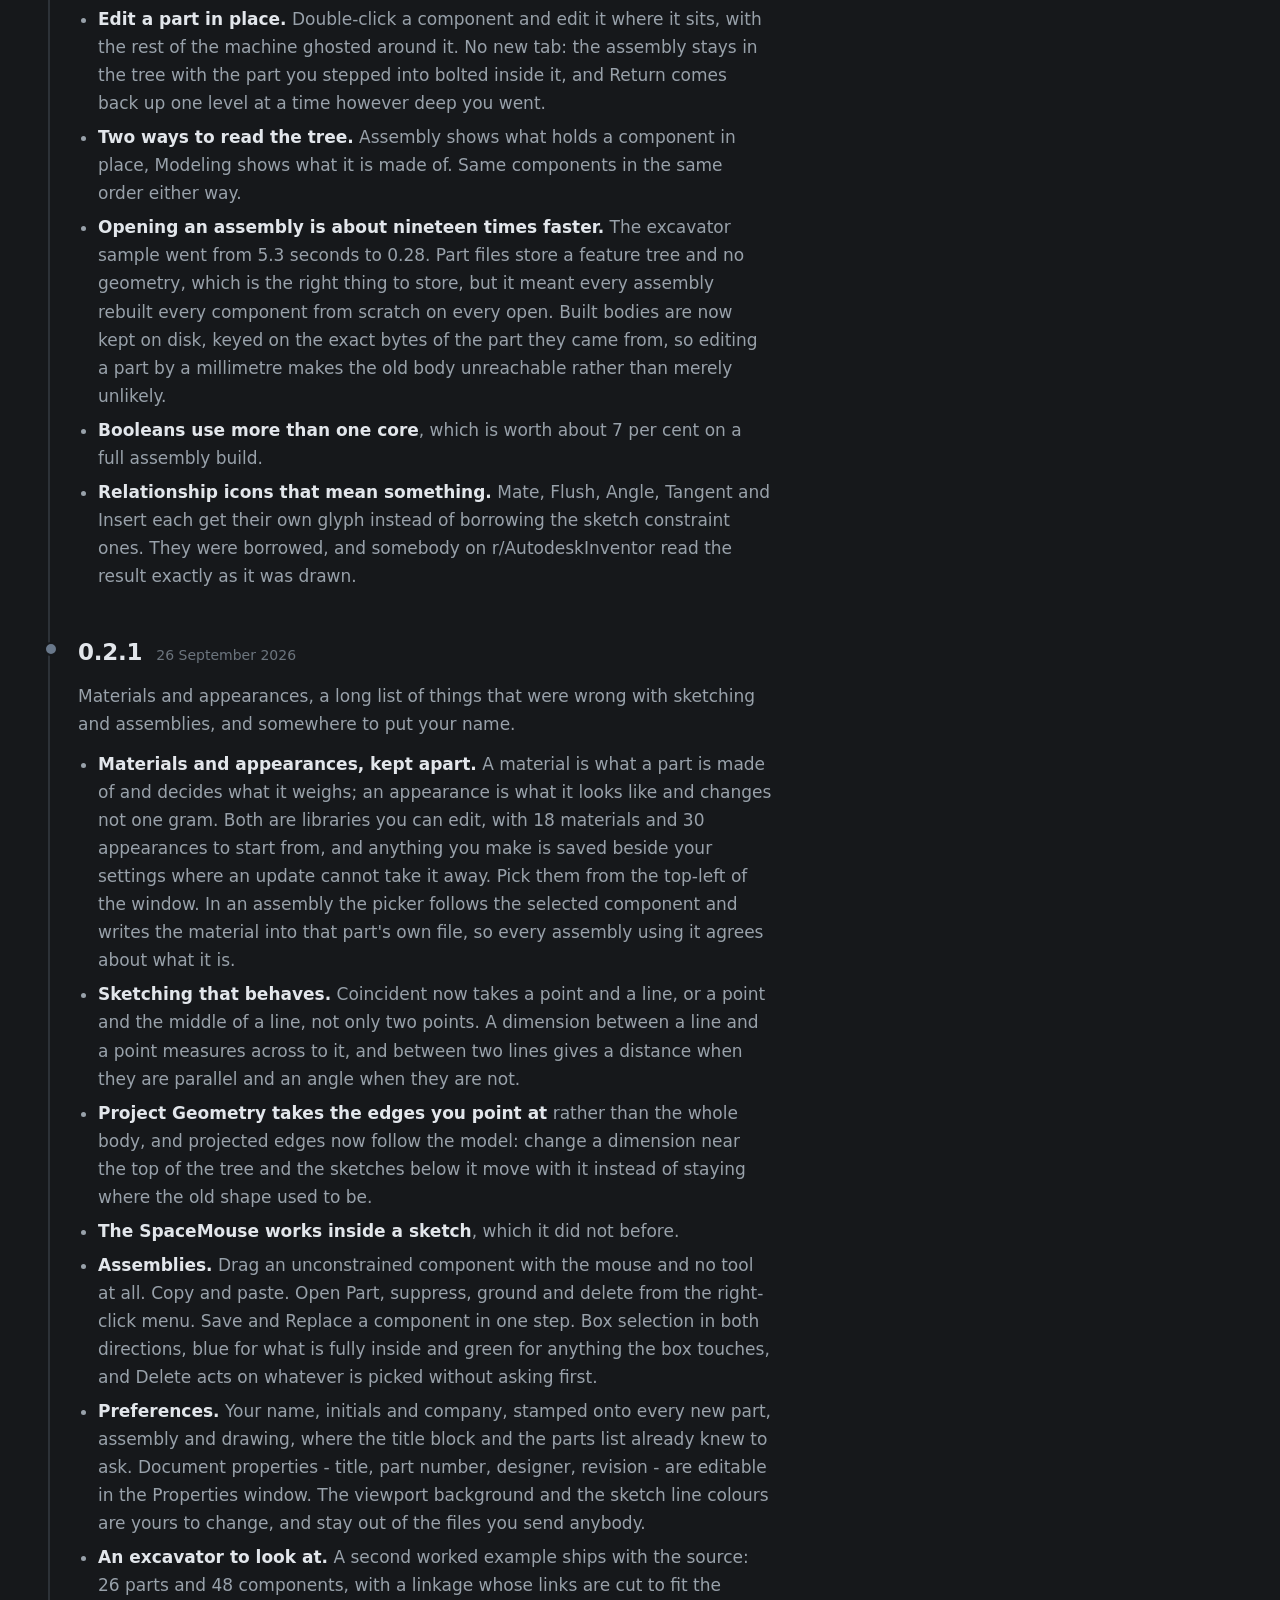
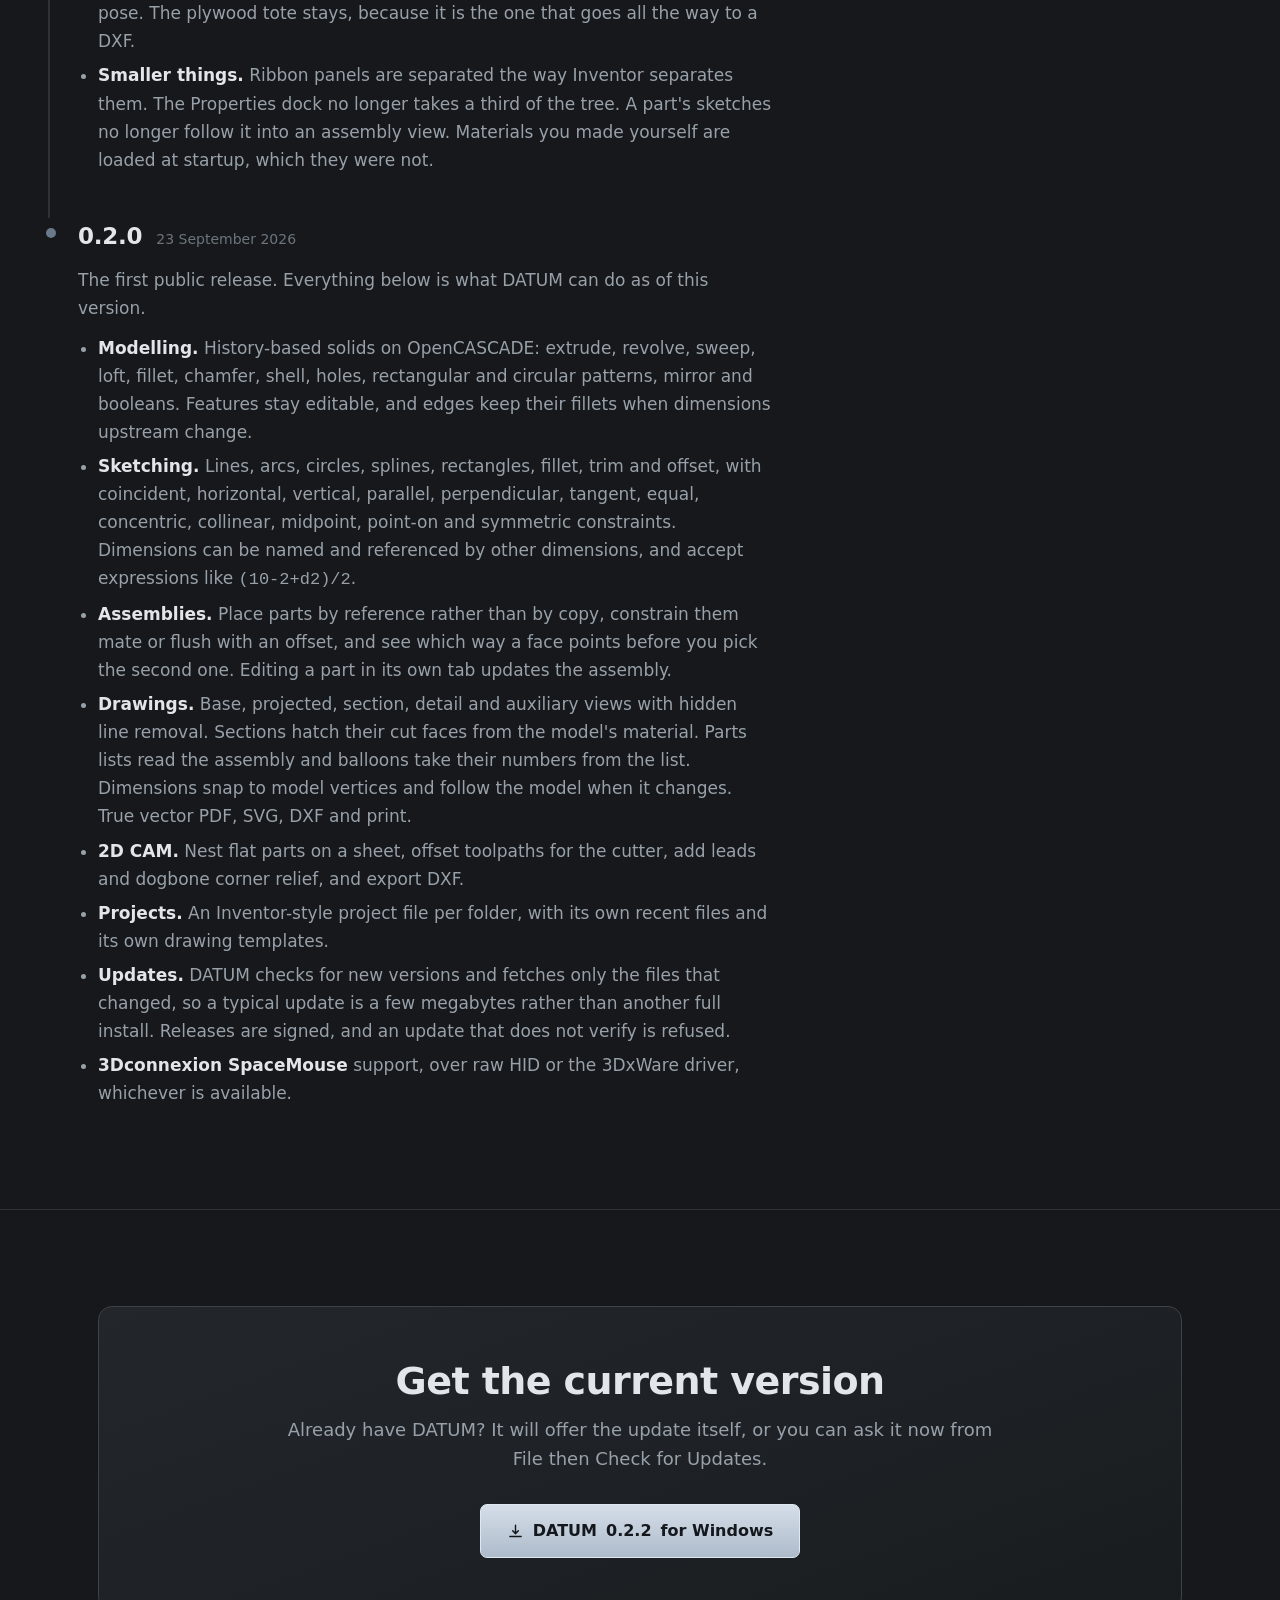
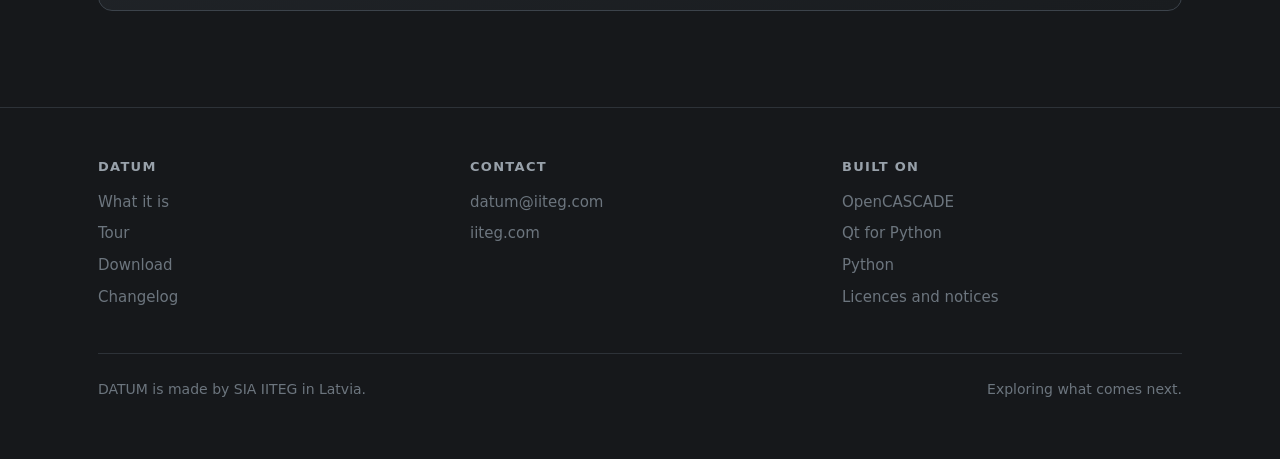
<file: site/changelog.html>
<!DOCTYPE html>
<html lang="en">
<head>
<meta charset="utf-8">
<meta name="viewport" content="width=device-width, initial-scale=1">
<title>Changelog — DATUM</title>
<meta name="description" content="What changed in each release of DATUM.">
<meta name="theme-color" content="#16181b">
<link rel="icon" href="img/mark.svg" type="image/svg+xml">
<link rel="stylesheet" href="style.css?v=5b2f351b31">
</head>
<body>

<header class="top">
  <div class="wrap nav">
    <a class="brand" href="./">
      <svg viewBox="0 0 181 181" aria-hidden="true">
        <g fill="#69788b" transform="translate(5,6)">
          <path d="M51 38H105L144 60L145 105L127 114L128 75L96 54H51Z"/>
          <path d="M51 62H94L119 77V118L74 143H36L25 137V100L45 89V128L47 129L79 111H100V84L93 79H51Z"/>
        </g>
        <g fill="#d5dee8">
          <path d="M51 38H105L144 60L145 105L127 114L128 75L96 54H51Z"/>
          <path d="M51 62H94L119 77V118L74 143H36L25 137V100L45 89V128L47 129L79 111H100V84L93 79H51Z"/>
        </g>
      </svg>
      DATUM
    </a>
    <a class="link" href="./#what">What it is</a>
    <a class="link" href="./#tour">Tour</a>
    <a class="link here" href="changelog.html">Changelog</a>
    <a class="link" href="https://github.com/Artis-98/datum">Source</a>
    <a class="link" href="./#contact">Contact</a>
  </div>
</header>

<div class="hero" style="padding-bottom:0">
  <div class="wrap">
    <div class="inner">
      <div class="eyebrow"><span class="dot"></span>
        <span id="live-version">Latest: 0.2.7</span></div>
      <h1 style="font-size:clamp(34px,5vw,52px)">Changelog</h1>
      <p class="lede">
        Every release, what changed in it, and why. DATUM updates itself,
        so you do not need to come back here to get any of this — it is
        just here so you can see what arrived.
      </p>
      <a class="btn ghost" id="get-latest"
         href="https://api.iiteg.com/datum/0.2.7/DATUM-0.2.7-setup.exe">
        Download the current version</a>
    </div>
  </div>
</div>

<section>
  <div class="wrap" style="max-width:820px;margin-left:0">

    <!-- Newest first.  Add a new block above this comment for each
         release, and keep the wording about what somebody can now DO,
         not about which function was renamed. -->

    <div class="release next" id="upcoming" hidden>
      <div class="head">
        <span class="ver">Coming next</span>
        <span class="badge planned">planned</span>
      </div>
      <p style="color:var(--dim);margin:0 0 14px">
        Asked for by the people using DATUM, read live from my task board.
      </p>
      <div class="upcoming-groups" id="upcoming-list"></div>
    </div>

    <div class="release current">
      <div class="head">
        <span class="ver">0.2.7</span>
        <span class="when">8 October 2026</span>
        <span class="badge">current</span>
      </div>
      <p style="color:var(--dim);margin:0 0 12px">
        Offset that shows you the result, fillets on rings, a new look,
        and the first fixes from GitHub.
      </p>
      <ul>
        <li><strong>Offset, as in Inventor.</strong> Click a line, an arc or
          a circle and its whole loop comes along, the copy riding on the
          cursor on whichever side you pull it to. Click to place it, or
          type the distance in the box beside the cursor and press Enter
          to place it with that dimension on it. Every side keeps the same
          gap, so one dimension drives the lot.</li>
        <li><strong>The first dimension sizes the sketch.</strong> Draw a
          square, type 10000 for its first side, and the whole sketch
          scales to it, in proportion, and is framed on screen. Only the
          first, and only before there is a body.</li>
        <li><strong>Constraints stay on.</strong> Pick Coincident once and
          join corner after corner; Esc when done.</li>
        <li><strong>Fillets:</strong> the inner and outer rims of a ring
          can be picked together, and a radius of half the wall rounds it
          right over.</li>
        <li><strong>Stray sketch lines</strong> left lying inside a profile
          no longer turn up as edges across the extruded solid, and no
          longer stop the regions next to them from extruding.</li>
        <li><strong>No seam line</strong> down the side of a cylinder,
          on screen or in drawings.</li>
        <li><strong>A new feature always goes above the End of
          Part.</strong></li>
        <li><strong>Extrude starts with a profile picked</strong>, the
          biggest of the newest sketch, so most of the time it is OK
          straight away.</li>
        <li><strong>A new look:</strong> a grey backdrop, parts in off
          white with black edges, the view cube's axes in front of it when
          they are, and a cube for a part.</li>
        <li><strong>Assemblies:</strong> Place Constraint lights the first
          pick blue and the second purple, on the model and in the box. A
          part already open in its own tab is edited there when double
          clicked, and the parts around one edited in place stay see
          through.</li>
        <li><strong>The mouse wheel clicked twice fits the view</strong> in
          parts, sketches and assemblies too.</li>
        <li><strong>Scaled displays:</strong> clicks land where you point
          at 125 and 150 percent (<a href="https://github.com/Artis-98/datum/issues/2">#2</a>),
          and a ribbon too wide for the window folds a group down to its
          icons, with the names on hover.</li>
        <li><strong>Linux:</strong> always runs through XWayland, and says
          plainly when the desktop gives it no OpenGL
          (<a href="https://github.com/Artis-98/datum/issues/3">#3</a>):
          <a href="https://github.com/Artis-98/datum/releases/download/v0.2.7/DATUM-0.2.7-linux-x86_64-preview.tar.gz">Linux preview</a>.</li>
      </ul>
    </div>

    <div class="release">
      <div class="head">
        <span class="ver">0.2.6</span>
        <span class="when">2 October 2026</span>
      </div>
      <p style="color:var(--dim);margin:0 0 12px">
        Drawings the Inventor way, a Bill of Materials, and units in
        dProperties.
      </p>
      <ul>
        <li><strong>Base View, as in Inventor.</strong> The Drawing View box
          offers the parts and assemblies open in tabs, the last one used
          first, or any file from a folder. The view is on the sheet at
          once, drawn, with a view cube beside it to point it: a face, an
          edge or a corner, or its arrows. Drag it where it goes, click
          beside, above or below it for projections and off a corner for an
          isometric, which follows the view it comes from. Nothing is made
          until OK.</li>
        <li><strong>Views stay quick.</strong> Moving a view redraws nothing
          unless it turned. Double-click a view to change it: the base view
          gets its box and cube back, any other view its own box, its scale
          locked to the base view's unless it is given one. The mouse wheel
          clicked twice fits the sheet.</li>
        <li><strong>Dimensions picked on the view:</strong> a line's length,
          two points, a point to a line, two parallel lines, the angle
          between two lines, a hole's diameter. Placed above or beside it,
          a dimension reads across or up the page. Tied to the model, it
          follows the part when the part changes; drag it by its label, or
          its legs onto other points.</li>
        <li><strong>Bill of Materials</strong> for assemblies: Model Data
          and Parts Only, columns picked from every dProperties field, with
          thumbnails and mass. Change properties in the table and they go
          back into the parts. Exports to CSV.</li>
        <li><strong>Units in dProperties.</strong> Changing a part's unit
          asks whether to convert it, keeping its size, or keep the numbers
          and rescale it, imported bodies included.</li>
        <li><strong>Sketching:</strong> the grid in the part's own unit,
          a midpoint snap that holds the point to the midpoint, the angle
          beside the length while a line is drawn, and a visible sketch's
          dimensions shown and clickable from a new sketch.</li>
        <li><strong>New</strong> asks what to make.</li>
        <li><strong>Linux preview.</strong> A build for Linux, made and
          tested on Ubuntu 22.04: <a href="https://github.com/Artis-98/datum/releases/download/v0.2.6/DATUM-0.2.6-linux-x86_64-preview.tar.gz">download it</a>, unpack it and
          run it, <a href="https://github.com/Artis-98/datum/blob/main/docs/LINUX.md">as described here</a>. It does not update
          itself yet.</li>
      </ul>
    </div>

    <div class="release">
      <div class="head">
        <span class="ver">0.2.5</span>
        <span class="when">1 October 2026</span>
      </div>
      <p style="color:var(--dim);margin:0 0 12px">
        Twenty eight requests in one release, from the Reddit thread and
        from using DATUM every day.
      </p>
      <ul>
        <li><strong>dProperties.</strong> Title, part number, material and
          more fixed fields, plus any properties of your own, on every
          document. The parts list and the title block read them.
          Right-click the part, an assembly or a component for dProperties
          or Open File Location; dProperties is in the File menu too.</li>
        <li><strong>Units.</strong> Millimetres, centimetres, metres, inches
          or feet, per document: click the unit in the status bar. Sketch
          dimensions, the Parameters table, Measure and Properties all read
          in it, and a number typed bare means it.</li>
        <li><strong>Every dimension is a parameter.</strong> Each sketch
          dimension and feature value gets a name, d1, d2 and so on, and
          sits in the Parameters table, editable there; rules can set them
          by name. In an assembly the table lists every part's parameters
          by part number, so one change can drive the whole assembly.</li>
        <li><strong>Model states.</strong> A part's Primary state plus
          variations with their own values, suppression, properties and
          material, each placeable in an assembly.</li>
        <li><strong>Work axes</strong>, Revolve around any axis, Extrude To
          Plane, patterns along and around work axes, and Mirror about
          work planes.</li>
        <li><strong>Choose the solids.</strong> Join, Cut and Intersect can
          name the solids they work on in a multi body part, and patterns
          can copy whole solid bodies.</li>
        <li><strong>Sketching:</strong> circle and arc centres always shown;
          a sketch tucks itself away once a feature uses it; a live preview
          for every rectangle and slot; horizontal and vertical between two
          points; slots carry a centre line to constrain to; Project
          Geometry takes a whole face, and a projected circle keeps its
          size; dimension across two concentric circles, centre to centre,
          or a circle to a line. Leaving a sketch puts the view back where
          it was.</li>
        <li><strong>Feature dialogs</strong> offer the sketches you can see,
          not every sketch in the part.</li>
        <li><strong>Parallel constraint</strong> in assemblies.</li>
        <li><strong>Turntable orbit</strong> in Preferences, with Z always
          up, for anyone who cannot stand the free one.</li>
        <li><strong>Esc</strong> stops whatever is in progress.</li>
        <li><strong>End of Part</strong> lands after the feature it is
          dropped on, and its menu can delete everything below it.</li>
        <li><strong>A contributor guide</strong> on GitHub, for anyone who
          wants to help build DATUM.</li>
      </ul>
    </div>

    <div class="release">
      <div class="head">
        <span class="ver">0.2.4</span>
        <span class="when">27 September 2026</span>
      </div>
      <p style="color:var(--dim);margin:0 0 12px">
        Every core. DATUM now puts all of your processor to work, the
        window stays live while it does, and big imported models are many
        times faster to work with.
      </p>
      <ul>
        <li><strong>The window no longer freezes.</strong> A rebuild that
          will take a while happens in the background, and meanwhile you
          can still orbit, pan, zoom and drag dLogic sliders. A hole
          through a 300 solid Inventor export used to freeze the window
          for 21 seconds; now for a tenth of a second.</li>
        <li><strong>Sliders build ahead.</strong> While a dLogic form is
          open, the spare cores build the values your slider is heading
          for, so the model follows the drag instead of catching up after
          it. One step of the stair sample went from half a second to a
          fifteenth.</li>
        <li><strong>STEP files open as assemblies</strong>, the way
          Inventor does: every part and sub assembly as its own file,
          with its colour, its name and its instance names, each part
          stored once however often it is used. Or import one as a single
          part, as before.</li>
        <li><strong>Big imports stay quick.</strong> Only what changed is
          rebuilt and only what changed is redrawn. Commands that do not
          touch the solid, a sketch, a rename, a material, no longer
          rebuild it at all. A STEP file is read in the background the
          first time and from a cache after that.</li>
        <li><strong>Everything on every core:</strong> the parts of an
          assembly build side by side, drawing views are drawn side by
          side, and mass properties are worked out a piece at a time and
          only for the pieces that changed. An assembly of 26 parts
          builds four times faster, a drawing sheet three times, and the
          weight of a big import after an edit comes back in a quarter of
          a second instead of four and a half.</li>
        <li><strong>Editing a part in an assembly keeps your view.</strong>
          Stepping into a part no longer throws the camera somewhere
          else, and coming back out keeps any turn you gave it
          inside.</li>
        <li><strong>A new sketch faces you.</strong> Start one on a face
          and it is drawn from the side you were looking at, not swung
          round behind the part, and an extrusion from it comes out of the
          face. Sketches in existing files are untouched.</li>
        <li><strong>Section hatching is right</strong> on cut faces with
          notches and steps in them, which used to fill as wedges.</li>
        <li><strong>Closing a tab frees its memory</strong>, including
          for very large imports.</li>
      </ul>
    </div>

    <div class="release">
      <div class="head">
        <span class="ver">0.2.3</span>
        <span class="when">26 September 2026</span>
      </div>
      <p style="color:var(--dim);margin:0 0 12px">
        dLogic grows up: code that builds geometry, rules that reach the
        whole model, forms with sliders, and an update that tells you when
        it could not finish.
      </p>
      <ul>
        <li><strong>Code features.</strong> A feature in the tree whose
          solid is built by a short Python script, rebuilt whenever a
          parameter moves. Boxes, cylinders, bars between two points,
          extrude, revolve, sweep along paths and helices, booleans,
          copies along a line or round an axis. Anything a loop can
          describe: stairs, railings, frames, bolt circles.</li>
        <li><strong>A staircase sample.</strong>
          <em>examples/railing</em> is a stair built entirely from two
          code features and two rules. Change the number of steps and
          every tread, stringer, baluster and the handrail are worked out
          again.</li>
        <li><strong>Forms with sliders.</strong> A rule can open a window
          whose sliders, number boxes and lists drive parameters, and the
          model moves while you drag. Cancel puts everything back. Pin a
          rule as a button and its form is one click away.</li>
        <li><strong>Rules reach the whole model.</strong> Sketch
          dimensions, features, components in an assembly (move, place,
          suppress, hide), properties such as the part number, material
          and appearance.</li>
        <li><strong>Rules choose when they run:</strong> after a rebuild,
          when the document opens, before it is saved, or when a named
          parameter changes.</li>
        <li><strong>An editor that shows you what is there.</strong>
          Everything a script can use is listed beside it, the model's own
          parameters and dimensions first, and a double-click puts it in.
          Names are offered as you type, the code is coloured, and the line
          that failed is lit up in red.</li>
        <li><strong>Trust you can manage.</strong> A file carrying code
          opens with the dLogic panel explaining why its code has not run.
          Allow it for this session, or always allow a folder you trust.
          Allowing an assembly allows the parts it places.</li>
        <li><strong>dLogic on every tab</strong>: assemblies, drawings and
          CAM sheets have the button too.</li>
        <li><strong>Updating from inside DATUM is fixed.</strong> The
          update helper now runs from the installation folder, keeps a
          log, and if an update cannot finish DATUM says so on the next
          start instead of quietly doing nothing. It is the new version
          that carries this, so if updating from 0.2.2 still does nothing,
          download the installer once and every update after that goes
          through the new helper.</li>
        <li><strong>File works on the home page</strong>, so Open and
          Check for Updates are there before any document is. New asks
          whether you want a part, an assembly, a drawing or a CAM
          sheet.</li>
        <li><strong>Assemblies open faster again.</strong> Every part was
          being built twice as it loaded. Now it is built once.</li>
      </ul>
    </div>

    <div class="release">
      <div class="head">
        <span class="ver">0.2.2</span>
        <span class="when">26 September 2026</span>
      </div>
      <p style="color:var(--dim);margin:0 0 12px">
        Rules, editing a part inside the assembly it belongs to, and
        opening a large assembly nineteen times faster.
      </p>
      <ul>
        <li><strong>dLogic.</strong> Rules that drive a document, in parts,
          assemblies, drawings and CAM sheets alike. A rule reads the
          parameters, works something out and writes them back, and the
          model rebuilds around the answer. The language is Python, which
          is what DATUM itself is written in, so a rule is not a guest in
          the application and there is nothing it cannot reach. Rules run
          when you ask and after a rebuild if they say so.
          <br><em>Nothing runs until you allow it.</em> A document that
          carries rules can run code on whatever machine opens it, so a
          file arrives untrusted every time, and it is you who says
          otherwise, not the file.</li>
        <li><strong>Edit a part in place.</strong> Double-click a
          component and edit it where it sits, with the rest of the
          machine ghosted around it. No new tab: the assembly stays in the
          tree with the part you stepped into bolted inside it, and
          Return comes back up one level at a time however deep you
          went.</li>
        <li><strong>Two ways to read the tree.</strong> Assembly shows
          what holds a component in place, Modeling shows what it is made
          of. Same components in the same order either way.</li>
        <li><strong>Opening an assembly is about nineteen times
          faster.</strong> The excavator sample went from 5.3 seconds to
          0.28. Part files store a feature tree and no geometry, which is
          the right thing to store, but it meant every assembly rebuilt
          every component from scratch on every open. Built bodies are now
          kept on disk, keyed on the exact bytes of the part they came
          from, so editing a part by a millimetre makes the old body
          unreachable rather than merely unlikely.</li>
        <li><strong>Booleans use more than one core</strong>, which is
          worth about 7 per cent on a full assembly build.</li>
        <li><strong>Relationship icons that mean something.</strong> Mate,
          Flush, Angle, Tangent and Insert each get their own glyph
          instead of borrowing the sketch constraint ones. They were
          borrowed, and somebody on r/AutodeskInventor read the result
          exactly as it was drawn.</li>
      </ul>
    </div>

    <div class="release">
      <div class="head">
        <span class="ver">0.2.1</span>
        <span class="when">26 September 2026</span>
      </div>
      <p style="color:var(--dim);margin:0 0 12px">
        Materials and appearances, a long list of things that were wrong
        with sketching and assemblies, and somewhere to put your name.
      </p>
      <ul>
        <li><strong>Materials and appearances, kept apart.</strong> A
          material is what a part is made of and decides what it weighs;
          an appearance is what it looks like and changes not one gram.
          Both are libraries you can edit, with 18 materials and 30
          appearances to start from, and anything you make is saved
          beside your settings where an update cannot take it away.
          Pick them from the top-left of the window. In an assembly the
          picker follows the selected component and writes the material
          into that part's own file, so every assembly using it agrees
          about what it is.</li>
        <li><strong>Sketching that behaves.</strong> Coincident now takes
          a point and a line, or a point and the middle of a line, not
          only two points. A dimension between a line and a point
          measures across to it, and between two lines gives a distance
          when they are parallel and an angle when they are not.</li>
        <li><strong>Project Geometry takes the edges you point at</strong>
          rather than the whole body, and projected edges now follow the
          model: change a dimension near the top of the tree and the
          sketches below it move with it instead of staying where the old
          shape used to be.</li>
        <li><strong>The SpaceMouse works inside a sketch</strong>, which
          it did not before.</li>
        <li><strong>Assemblies.</strong> Drag an unconstrained component
          with the mouse and no tool at all. Copy and paste. Open Part,
          suppress, ground and delete from the right-click menu.
          Save and Replace a component in one step. Box selection in both
          directions, blue for what is fully inside and green for
          anything the box touches, and Delete acts on whatever is picked
          without asking first.</li>
        <li><strong>Preferences.</strong> Your name, initials and company,
          stamped onto every new part, assembly and drawing, where the
          title block and the parts list already knew to ask. Document
          properties - title, part number, designer, revision - are
          editable in the Properties window. The viewport background and
          the sketch line colours are yours to change, and stay out of
          the files you send anybody.</li>
        <li><strong>An excavator to look at.</strong> A second worked
          example ships with the source: 26 parts and 48 components, with
          a linkage whose links are cut to fit the pose. The plywood tote
          stays, because it is the one that goes all the way to a DXF.</li>
        <li><strong>Smaller things.</strong> Ribbon panels are separated
          the way Inventor separates them. The Properties dock no longer
          takes a third of the tree. A part's sketches no longer follow it
          into an assembly view. Materials you made yourself are loaded at
          startup, which they were not.</li>
      </ul>
    </div>

    <div class="release">
      <div class="head">
        <span class="ver">0.2.0</span>
        <span class="when">23 September 2026</span>
      </div>
      <p style="color:var(--dim);margin:0 0 12px">
        The first public release. Everything below is what DATUM can do
        as of this version.
      </p>
      <ul>
        <li><strong>Modelling.</strong> History-based solids on
          OpenCASCADE: extrude, revolve, sweep, loft, fillet, chamfer,
          shell, holes, rectangular and circular patterns, mirror and
          booleans. Features stay editable, and edges keep their fillets
          when dimensions upstream change.</li>
        <li><strong>Sketching.</strong> Lines, arcs, circles, splines,
          rectangles, fillet, trim and offset, with coincident,
          horizontal, vertical, parallel, perpendicular, tangent, equal,
          concentric, collinear, midpoint, point-on and symmetric
          constraints. Dimensions can be named and referenced by other
          dimensions, and accept expressions like
          <code>(10-2+d2)/2</code>.</li>
        <li><strong>Assemblies.</strong> Place parts by reference rather
          than by copy, constrain them mate or flush with an offset, and
          see which way a face points before you pick the second one.
          Editing a part in its own tab updates the assembly.</li>
        <li><strong>Drawings.</strong> Base, projected, section, detail
          and auxiliary views with hidden line removal. Sections hatch
          their cut faces from the model's material. Parts lists read the
          assembly and balloons take their numbers from the list.
          Dimensions snap to model vertices and follow the model when it
          changes. True vector PDF, SVG, DXF and print.</li>
        <li><strong>2D CAM.</strong> Nest flat parts on a sheet, offset
          toolpaths for the cutter, add leads and dogbone corner relief,
          and export DXF.</li>
        <li><strong>Projects.</strong> An Inventor-style project file per
          folder, with its own recent files and its own drawing
          templates.</li>
        <li><strong>Updates.</strong> DATUM checks for new versions and
          fetches only the files that changed, so a typical update is a
          few megabytes rather than another full install. Releases are
          signed, and an update that does not verify is refused.</li>
        <li><strong>3Dconnexion SpaceMouse</strong> support, over raw HID
          or the 3DxWare driver, whichever is available.</li>
      </ul>
    </div>

  </div>
</section>

<section class="rule">
  <div class="wrap">
    <div class="download-panel">
      <h2>Get the current version</h2>
      <p class="section-lede">
        Already have DATUM? It will offer the update itself, or you can
        ask it now from File then Check for Updates.
      </p>
      <a class="btn primary" id="get-latest-2"
         href="https://api.iiteg.com/datum/0.2.7/DATUM-0.2.7-setup.exe">
        <svg viewBox="0 0 24 24" fill="none" stroke="currentColor"
             stroke-width="2" stroke-linecap="round" stroke-linejoin="round"
             aria-hidden="true"><path d="M12 3v12m0 0 4-4m-4 4-4-4M4 19h16"/>
        </svg>
        DATUM <span id="latest-ver">0.2.2</span> for Windows
      </a>
    </div>
  </div>
</section>

<footer>
  <div class="wrap">
    <div class="foot-grid">
      <div>
        <h4>DATUM</h4>
        <a href="./#what">What it is</a>
        <a href="./#tour">Tour</a>
        <a href="./#download">Download</a>
        <a href="changelog.html">Changelog</a>
      </div>
      <div>
        <h4>Contact</h4>
        <a href="mailto:datum@iiteg.com">datum@iiteg.com</a>
        <a href="https://iiteg.com">iiteg.com</a>
      </div>
      <div>
        <h4>Built on</h4>
        <a href="https://dev.opencascade.org/">OpenCASCADE</a>
        <a href="https://www.qt.io/qt-for-python">Qt for Python</a>
        <a href="https://www.python.org/">Python</a>
        <a href="licences.html">Licences and notices</a>
      </div>
    </div>
    <div class="foot-bottom">
      <span>DATUM is made by SIA IITEG in Latvia.</span>
      <span>Exploring what comes next.</span>
    </div>
  </div>
</footer>

<script>
/* Same feed the application reads, so this page cannot claim a version
 * that was never published. */
(function () {
  fetch("https://api.iiteg.com/datum/latest.json", { cache: "no-store" })
    .then(function (r) { return r.ok ? r.json() : Promise.reject(r.status); })
    .then(function (feed) {
      if (!feed || !feed.version) { return; }
      var live = document.getElementById("live-version");
      if (live) { live.textContent = "Latest: " + feed.version; }
      var ver = document.getElementById("latest-ver");
      if (ver) { ver.textContent = feed.version; }
      if (feed.installer) {
        var url = "https://api.iiteg.com/datum/" + feed.installer;
        ["get-latest", "get-latest-2"].forEach(function (id) {
          var el = document.getElementById(id);
          if (el) { el.href = url; }
        });
      }
    })
    .catch(function () {});
})();
</script>
<script>
/* What is coming next, read live from the admin board, in three groups
 * by how soon (api.iiteg.com/datum-upcoming.php): urgent is the next
 * update, high comes soon after, normal is on the list for later.  The
 * section stays hidden until the list arrives, so if the board cannot be
 * reached the page simply does not mention it. */
(function () {
  var holder = document.getElementById("upcoming-list");
  if (!holder) { return; }
  var LEVELS = [
    ["urgent", "Next update", "Being built now, for the next release."],
    ["high", "Soon", "Lined up for the releases after that."],
    ["normal", "Later", "On the list, not scheduled yet."]
  ];
  fetch("https://api.iiteg.com/datum-upcoming.php", { cache: "no-store" })
    .then(function (r) { return r.ok ? r.json() : Promise.reject(r.status); })
    .then(function (data) {
      var items = (data && data.upcoming) || [];
      if (!items.length) { return; }
      LEVELS.forEach(function (level) {
        var mine = items.filter(function (item) {
          return (item.priority || "urgent") === level[0];
        });
        if (!mine.length) { return; }
        var group = document.createElement("div");
        group.className = "upcoming-group level-" + level[0];
        var head = document.createElement("h3");
        head.className = "upcoming-head";
        head.textContent = level[1];
        var count = document.createElement("span");
        count.className = "count";
        count.textContent = mine.length;
        head.appendChild(count);
        var note = document.createElement("p");
        note.className = "upcoming-note";
        note.textContent = level[2];
        var list = document.createElement("ol");
        list.className = "upcoming-list";
        mine.forEach(function (item) {
          var li = document.createElement("li");
          li.textContent = item.title;
          if (item.status === "in_progress" || item.status === "review") {
            var tag = document.createElement("span");
            tag.className = "doing";
            tag.textContent = "in progress";
            li.appendChild(tag);
          }
          list.appendChild(li);
        });
        group.appendChild(head);
        group.appendChild(note);
        group.appendChild(list);
        holder.appendChild(group);
      });
      var box = document.getElementById("upcoming");
      if (box) { box.hidden = false; }
    })
    .catch(function () { /* nothing shown is better than something wrong */ });
})();
</script>
</body>
</html>
</file>
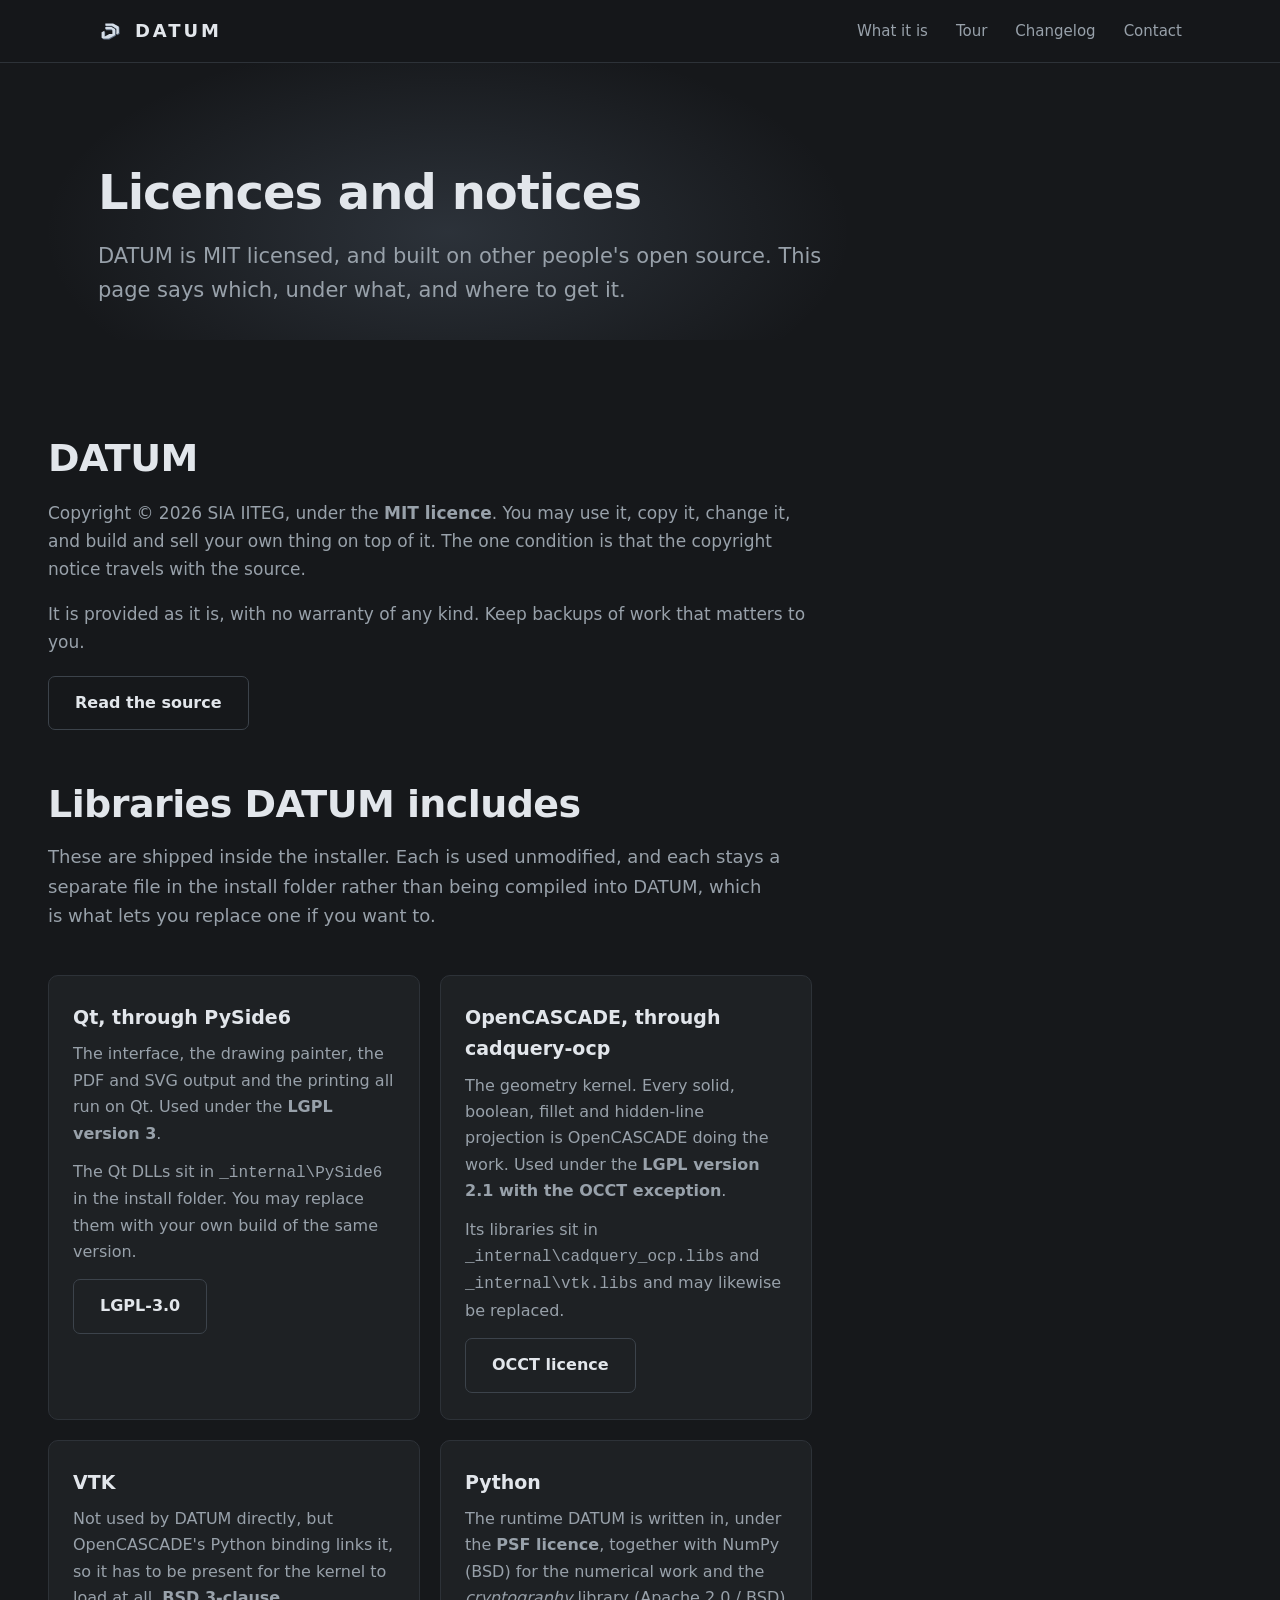
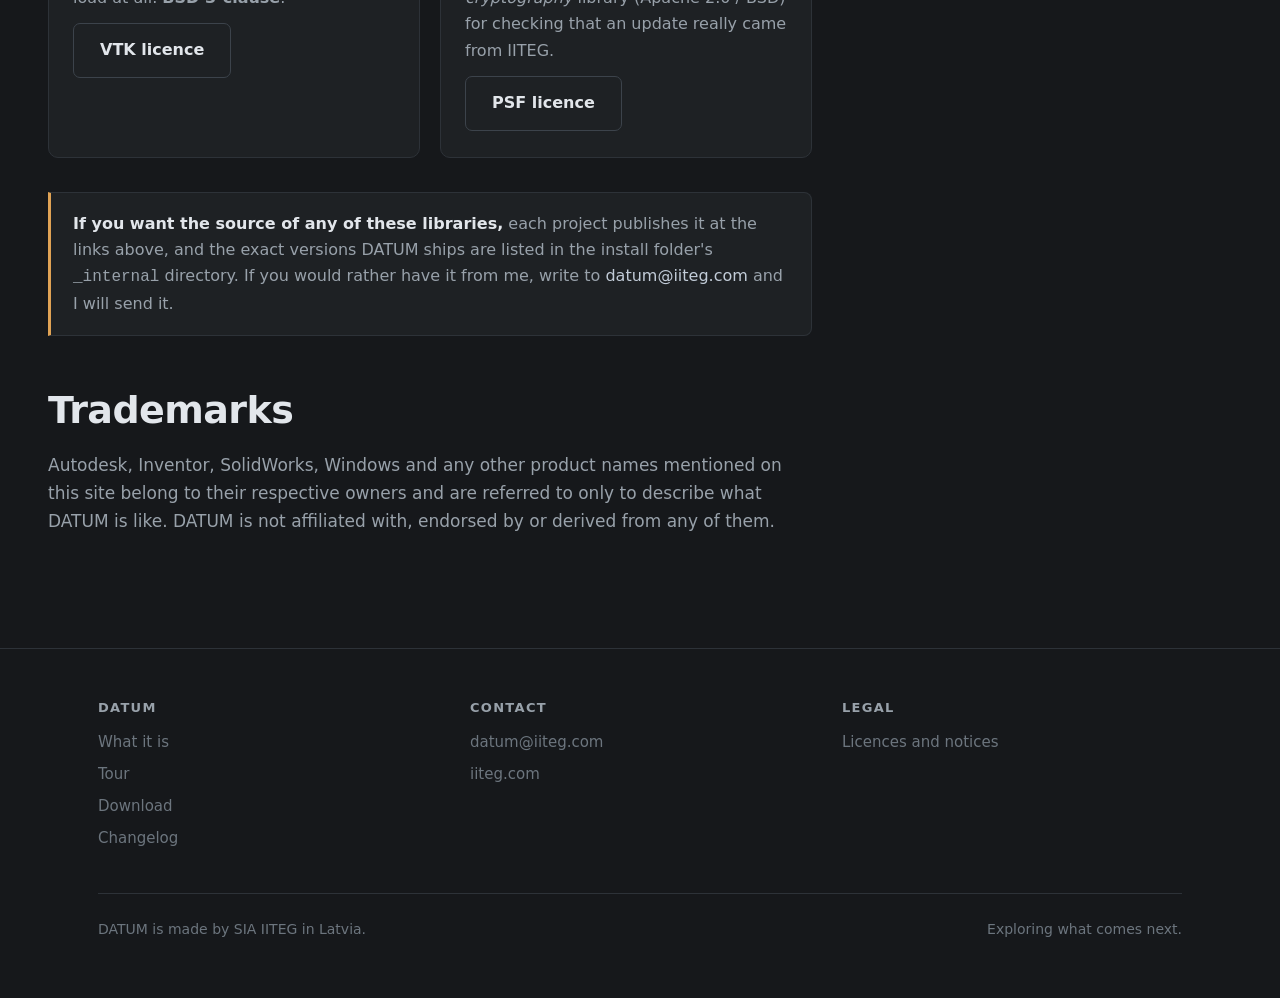
<file: site/licences.html>
<!DOCTYPE html>
<html lang="en">
<head>
<meta charset="utf-8">
<meta name="viewport" content="width=device-width, initial-scale=1">
<title>Licences — DATUM</title>
<meta name="description" content="The open source libraries DATUM is built on, and what their licences require.">
<meta name="theme-color" content="#16181b">
<link rel="icon" href="img/mark.svg" type="image/svg+xml">
<link rel="stylesheet" href="style.css?v=2384ba796d">
</head>
<body>

<header class="top">
  <div class="wrap nav">
    <a class="brand" href="./">
      <svg viewBox="0 0 181 181" aria-hidden="true">
        <g fill="#69788b" transform="translate(5,6)">
          <path d="M51 38H105L144 60L145 105L127 114L128 75L96 54H51Z"/>
          <path d="M51 62H94L119 77V118L74 143H36L25 137V100L45 89V128L47 129L79 111H100V84L93 79H51Z"/>
        </g>
        <g fill="#d5dee8">
          <path d="M51 38H105L144 60L145 105L127 114L128 75L96 54H51Z"/>
          <path d="M51 62H94L119 77V118L74 143H36L25 137V100L45 89V128L47 129L79 111H100V84L93 79H51Z"/>
        </g>
      </svg>
      DATUM
    </a>
    <a class="link" href="./#what">What it is</a>
    <a class="link" href="./#tour">Tour</a>
    <a class="link" href="changelog.html">Changelog</a>
    <a class="link" href="./#contact">Contact</a>
  </div>
</header>

<div class="hero" style="padding-bottom:0">
  <div class="wrap">
    <div class="inner">
      <h1 style="font-size:clamp(32px,5vw,48px)">Licences and notices</h1>
      <p class="lede">
        DATUM is MIT licensed, and built on other people's open source.
        This page says which, under what, and where to get it.
      </p>
    </div>
  </div>
</div>

<section>
  <div class="wrap" style="max-width:860px;margin-left:0">

    <h2>DATUM</h2>
    <p style="color:var(--dim)">
      Copyright &copy; 2026 SIA IITEG, under the
      <strong>MIT licence</strong>. You may use it, copy it, change it,
      and build and sell your own thing on top of it. The one condition is
      that the copyright notice travels with the source.
    </p>
    <p style="color:var(--dim)">
      It is provided as it is, with no warranty of any kind. Keep backups
      of work that matters to you.
    </p>
    <p style="margin-top:20px">
      <a class="btn ghost" href="https://github.com/Artis-98/datum">Read the source</a>
    </p>

    <h2 style="margin-top:52px">Libraries DATUM includes</h2>
    <p class="section-lede">
      These are shipped inside the installer. Each is used unmodified,
      and each stays a separate file in the install folder rather than
      being compiled into DATUM, which is what lets you replace one if
      you want to.
    </p>

    <div class="grid" style="margin-bottom:34px">
      <div class="card">
        <h3>Qt, through PySide6</h3>
        <p style="margin-bottom:12px">The interface, the drawing
          painter, the PDF and SVG output and the printing all run on Qt.
          Used under the <strong>LGPL version 3</strong>.</p>
        <p style="margin-bottom:14px">The Qt DLLs sit in
          <code>_internal\PySide6</code> in the install folder. You may
          replace them with your own build of the same version.</p>
        <a class="btn ghost" href="https://www.gnu.org/licenses/lgpl-3.0.html">LGPL-3.0</a>
      </div>

      <div class="card">
        <h3>OpenCASCADE, through cadquery-ocp</h3>
        <p style="margin-bottom:12px">The geometry kernel. Every solid,
          boolean, fillet and hidden-line projection is OpenCASCADE doing
          the work. Used under the
          <strong>LGPL version 2.1 with the OCCT exception</strong>.</p>
        <p style="margin-bottom:14px">Its libraries sit in
          <code>_internal\cadquery_ocp.libs</code> and
          <code>_internal\vtk.libs</code> and may likewise be replaced.</p>
        <a class="btn ghost" href="https://dev.opencascade.org/caslicense">OCCT licence</a>
      </div>

      <div class="card">
        <h3>VTK</h3>
        <p style="margin-bottom:12px">Not used by DATUM directly, but
          OpenCASCADE's Python binding links it, so it has to be present
          for the kernel to load at all. <strong>BSD 3-clause</strong>.</p>
        <a class="btn ghost" href="https://vtk.org/about/#license">VTK licence</a>
      </div>

      <div class="card">
        <h3>Python</h3>
        <p style="margin-bottom:12px">The runtime DATUM is written in,
          under the <strong>PSF licence</strong>, together with NumPy
          (BSD) for the numerical work and the <em>cryptography</em>
          library (Apache 2.0 / BSD) for checking that an update really
          came from IITEG.</p>
        <a class="btn ghost" href="https://docs.python.org/3/license.html">PSF licence</a>
      </div>
    </div>

    <div class="note">
      <strong>If you want the source of any of these libraries,</strong>
      each project publishes it at the links above, and the exact versions
      DATUM ships are listed in the install folder's
      <code>_internal</code> directory. If you would rather have it from
      me, write to <a href="mailto:datum@iiteg.com">datum@iiteg.com</a>
      and I will send it.
    </div>

    <h2 style="margin-top:52px">Trademarks</h2>
    <p style="color:var(--dim)">
      Autodesk, Inventor, SolidWorks, Windows and any other product names
      mentioned on this site belong to their respective owners and are
      referred to only to describe what DATUM is like. DATUM is not
      affiliated with, endorsed by or derived from any of them.
    </p>

  </div>
</section>

<footer>
  <div class="wrap">
    <div class="foot-grid">
      <div>
        <h4>DATUM</h4>
        <a href="./#what">What it is</a>
        <a href="./#tour">Tour</a>
        <a href="./#download">Download</a>
        <a href="changelog.html">Changelog</a>
      </div>
      <div>
        <h4>Contact</h4>
        <a href="mailto:datum@iiteg.com">datum@iiteg.com</a>
        <a href="https://iiteg.com">iiteg.com</a>
      </div>
      <div>
        <h4>Legal</h4>
        <a href="licences.html">Licences and notices</a>
      </div>
    </div>
    <div class="foot-bottom">
      <span>DATUM is made by SIA IITEG in Latvia.</span>
      <span>Exploring what comes next.</span>
    </div>
  </div>
</footer>
</body>
</html>
</file>
<file: site/style.css>
/* DATUM - datum.iiteg.com
 *
 * The palette is the application's own: neutral greys with a trace of
 * blue left in them, and the mark's silver as the one accent.  A page
 * that looks like the thing it is selling is doing half the work.
 */

:root {
  --bg: #16181b;
  --bg-deep: #101214;
  --panel: #1e2124;
  --panel-soft: #24282c;
  --border: #2d3238;
  --border-bright: #3c434b;

  --text: #e2e6eb;
  --dim: #98a1aa;
  --faint: #6c757e;

  --silver: #c2ccd8;
  --silver-dim: #9aa7b6;
  --silver-deep: #69788b;
  --ink: #14171c;

  --amber: #e0a355;
  --yellow: #e8c547;
  --green: #69c26b;

  --radius: 10px;
  --gutter: clamp(20px, 5vw, 48px);
  --measure: 1180px;

  /* Aptos is Microsoft's, licensed with Office, so it is named rather
   * than shipped.  On a Windows machine with Office it renders as Aptos;
   * everywhere else the fallbacks are close enough in width and tone
   * that the layout does not move. */
  --font: "Aptos", "Aptos Display", "Segoe UI Variable Display",
          "Segoe UI", system-ui, -apple-system, "Helvetica Neue",
          Arial, sans-serif;
  --mono: "Cascadia Mono", "Consolas", ui-monospace, monospace;
}

* { box-sizing: border-box; }

html { scroll-behavior: smooth; }

body {
  margin: 0;
  background: var(--bg);
  color: var(--text);
  font-family: var(--font);
  font-size: 17px;
  line-height: 1.65;
  -webkit-font-smoothing: antialiased;
}

img { max-width: 100%; height: auto; display: block; }

a { color: var(--silver); text-decoration: none; }
a:hover { color: #fff; }

.wrap {
  max-width: var(--measure);
  margin: 0 auto;
  padding: 0 var(--gutter);
}

/* ------------------------------------------------------------------ nav */

header.top {
  position: sticky;
  top: 0;
  z-index: 40;
  background: rgba(22, 24, 27, 0.86);
  backdrop-filter: blur(12px);
  border-bottom: 1px solid var(--border);
}

.nav {
  display: flex;
  align-items: center;
  gap: 28px;
  height: 62px;
}

.brand {
  display: flex;
  align-items: center;
  gap: 11px;
  font-weight: 700;
  letter-spacing: 0.16em;
  font-size: 18px;
  color: var(--text);
  margin-right: auto;
}
.brand:hover { color: var(--text); }
.brand svg { width: 26px; height: 26px; flex: none; }

.nav a.link {
  color: var(--dim);
  font-size: 15px;
  transition: color 0.15s;
}
.nav a.link:hover { color: var(--text); }
.nav a.link.here { color: var(--text); }

/* --------------------------------------------------------------- buttons */

.btn {
  display: inline-flex;
  align-items: center;
  justify-content: center;
  gap: 9px;
  padding: 13px 26px;
  border-radius: 7px;
  font-family: inherit;
  font-size: 16px;
  font-weight: 600;
  border: 1px solid transparent;
  cursor: pointer;
  transition: background 0.15s, border-color 0.15s, transform 0.08s;
}
.btn:active { transform: translateY(1px); }

.btn.primary {
  background: linear-gradient(180deg, #d5dee8, #adbbcb);
  color: var(--ink);
  border-color: #dfe7f0;
}
.btn.primary:hover {
  background: linear-gradient(180deg, #e6edf5, #bcc9d8);
  color: var(--ink);
}

.btn.ghost {
  background: transparent;
  border-color: var(--border-bright);
  color: var(--text);
}
.btn.ghost:hover { border-color: var(--silver-dim); color: #fff; }

.btn svg { width: 17px; height: 17px; }

/* ----------------------------------------------------------------- hero */

.hero {
  position: relative;
  padding: clamp(56px, 9vw, 104px) 0 clamp(40px, 6vw, 72px);
  overflow: hidden;
}
.hero::before {
  content: "";
  position: absolute;
  inset: -40% 20% auto -10%;
  height: 560px;
  background: radial-gradient(closest-side,
              rgba(122, 142, 166, 0.22), transparent 70%);
  pointer-events: none;
}

.hero .inner { position: relative; max-width: 780px; }

.eyebrow {
  display: inline-flex;
  align-items: center;
  gap: 8px;
  font-size: 13px;
  letter-spacing: 0.1em;
  text-transform: uppercase;
  color: var(--silver-dim);
  border: 1px solid var(--border-bright);
  border-radius: 999px;
  padding: 5px 14px;
  margin-bottom: 26px;
}
.eyebrow .dot {
  width: 6px; height: 6px; border-radius: 50%;
  background: var(--green);
}

h1 {
  font-size: clamp(38px, 6.4vw, 66px);
  line-height: 1.08;
  letter-spacing: -0.02em;
  margin: 0 0 20px;
  font-weight: 700;
}
h1 .quiet { color: var(--silver-dim); font-weight: 400; }

.lede {
  font-size: clamp(18px, 2.2vw, 21px);
  color: var(--dim);
  margin: 0 0 32px;
  max-width: 62ch;
}

.cta-row {
  display: flex;
  flex-wrap: wrap;
  gap: 14px;
  align-items: center;
}
.cta-note {
  font-size: 14px;
  color: var(--faint);
  margin-top: 16px;
}
.cta-note strong { color: var(--dim); font-weight: 600; }

/* ----------------------------------------------------------- hero shot */

.showcase {
  margin: clamp(40px, 6vw, 72px) 0 0;
  position: relative;
}
.frame {
  border: 1px solid var(--border);
  border-radius: var(--radius);
  overflow: hidden;
  background: var(--panel);
  box-shadow: 0 30px 80px rgba(0, 0, 0, 0.5),
              0 2px 0 rgba(255, 255, 255, 0.03) inset;
}
.frame img { width: 100%; height: auto; }

.frame-bar {
  display: flex;
  align-items: center;
  gap: 7px;
  padding: 10px 14px;
  background: var(--panel-soft);
  border-bottom: 1px solid var(--border);
}
.frame-bar i {
  width: 10px; height: 10px; border-radius: 50%;
  background: var(--border-bright);
  display: block;
}
.frame-bar span {
  margin-left: 8px;
  font-size: 12px;
  color: var(--faint);
  font-family: var(--mono);
}

/* -------------------------------------------------------------- sections */

section { padding: clamp(56px, 8vw, 96px) 0; }
section.tight { padding-top: 0; }

.rule { border-top: 1px solid var(--border); }

h2 {
  font-size: clamp(27px, 3.6vw, 38px);
  line-height: 1.2;
  letter-spacing: -0.015em;
  margin: 0 0 14px;
  font-weight: 700;
}
h3 {
  font-size: 19px;
  margin: 0 0 8px;
  font-weight: 650;
}
.section-lede {
  color: var(--dim);
  max-width: 64ch;
  margin: 0 0 44px;
  font-size: 18px;
}

/* ---------------------------------------------------------------- grids */

.grid {
  display: grid;
  gap: 20px;
  grid-template-columns: repeat(auto-fit, minmax(260px, 1fr));
}

.card {
  background: var(--panel);
  border: 1px solid var(--border);
  border-radius: var(--radius);
  padding: 26px 24px;
}
.card p { color: var(--dim); margin: 0; font-size: 16px; }

.card .ico {
  width: 30px; height: 30px;
  margin-bottom: 16px;
  color: var(--silver);
}
.card .ico svg { width: 100%; height: 100%; }

/* ------------------------------------------------------------ shot list */

.shots {
  display: flex;
  flex-direction: column;
  gap: clamp(44px, 7vw, 82px);
}
.shot {
  display: grid;
  gap: clamp(22px, 4vw, 46px);
  grid-template-columns: 1fr;
  align-items: center;
}
@media (min-width: 900px) {
  .shot { grid-template-columns: 0.82fr 1.18fr; }
  .shot.flip .copy { order: 2; }
  .shot.flip .frame { order: 1; }
}
.shot .copy h3 {
  font-size: clamp(21px, 2.6vw, 26px);
  margin-bottom: 10px;
}
.shot .copy p { color: var(--dim); margin: 0; }
.shot .copy .tag {
  display: inline-block;
  font-size: 12px;
  letter-spacing: 0.1em;
  text-transform: uppercase;
  color: var(--silver-deep);
  margin-bottom: 10px;
}

/* ---------------------------------------------------------------- facts */

.facts {
  display: grid;
  gap: 1px;
  background: var(--border);
  border: 1px solid var(--border);
  border-radius: var(--radius);
  overflow: hidden;
  grid-template-columns: repeat(auto-fit, minmax(190px, 1fr));
}
.fact { background: var(--panel); padding: 24px; }
.fact b {
  display: block;
  font-size: 27px;
  font-weight: 700;
  letter-spacing: -0.02em;
  margin-bottom: 3px;
}
.fact span { color: var(--faint); font-size: 14px; }

/* -------------------------------------------------------------- download */

.download-panel {
  background: linear-gradient(160deg, #23272c, #191c1f);
  border: 1px solid var(--border-bright);
  border-radius: 14px;
  padding: clamp(32px, 5vw, 52px);
  text-align: center;
}
.download-panel h2 { margin-bottom: 10px; }
.download-panel .section-lede {
  margin: 0 auto 30px;
  text-align: center;
}
.meta-row {
  display: flex;
  flex-wrap: wrap;
  justify-content: center;
  gap: 8px 22px;
  margin-top: 22px;
  font-size: 14px;
  color: var(--faint);
}
.meta-row code {
  font-family: var(--mono);
  color: var(--silver-dim);
  font-size: 13px;
}

/* ------------------------------------------------------------- changelog */

.release {
  border-left: 2px solid var(--border);
  padding: 0 0 38px 28px;
  position: relative;
}
.release::before {
  content: "";
  position: absolute;
  left: -6px; top: 8px;
  width: 10px; height: 10px;
  border-radius: 50%;
  background: var(--silver-deep);
  border: 2px solid var(--bg);
}
.release.current::before { background: var(--green); }
.release:last-child { border-left-color: transparent; padding-bottom: 0; }

.release .head {
  display: flex;
  align-items: baseline;
  gap: 14px;
  flex-wrap: wrap;
  margin-bottom: 10px;
}
.release .ver {
  font-size: 23px;
  font-weight: 700;
  letter-spacing: -0.01em;
}
.release .when { color: var(--faint); font-size: 14px; }
.release .badge {
  font-size: 11px;
  letter-spacing: 0.08em;
  text-transform: uppercase;
  color: var(--green);
  border: 1px solid rgba(105, 194, 107, 0.4);
  border-radius: 999px;
  padding: 2px 9px;
}
.release.next::before { background: var(--yellow); }
.release .badge.planned {
  color: var(--yellow);
  border-color: rgba(232, 197, 71, 0.45);
}
.release ul { margin: 0; padding-left: 20px; color: var(--dim); }
.release li { margin-bottom: 6px; }
.release li strong { color: var(--text); font-weight: 600; }

/* ---------------------------------------------------------------- footer */

footer {
  border-top: 1px solid var(--border);
  padding: 48px 0 60px;
  color: var(--faint);
  font-size: 15px;
}
.foot-grid {
  display: grid;
  gap: 32px;
  grid-template-columns: repeat(auto-fit, minmax(220px, 1fr));
  margin-bottom: 36px;
}
.foot-grid h4 {
  font-size: 13px;
  letter-spacing: 0.1em;
  text-transform: uppercase;
  color: var(--dim);
  margin: 0 0 12px;
  font-weight: 600;
}
.foot-grid a { display: block; margin-bottom: 7px; color: var(--faint); }
.foot-grid a:hover { color: var(--text); }
.foot-bottom {
  border-top: 1px solid var(--border);
  padding-top: 24px;
  display: flex;
  flex-wrap: wrap;
  gap: 12px 24px;
  justify-content: space-between;
  font-size: 14px;
}

/* ----------------------------------------------------------------- misc */

.note {
  background: var(--panel);
  border: 1px solid var(--border);
  border-left: 3px solid var(--amber);
  border-radius: 0 8px 8px 0;
  padding: 18px 22px;
  color: var(--dim);
  font-size: 16px;
}
.note strong { color: var(--text); }

.steps { counter-reset: s; list-style: none; padding: 0; margin: 0; }
.steps li {
  counter-increment: s;
  position: relative;
  padding-left: 46px;
  margin-bottom: 22px;
  color: var(--dim);
}
.steps li::before {
  content: counter(s);
  position: absolute;
  left: 0; top: -1px;
  width: 30px; height: 30px;
  border-radius: 50%;
  border: 1px solid var(--border-bright);
  color: var(--silver);
  font-size: 14px;
  font-weight: 600;
  display: grid;
  place-items: center;
}
.steps li strong { color: var(--text); display: block; margin-bottom: 2px; }

@media (max-width: 640px) {
  .nav { gap: 16px; }
  .nav a.link { font-size: 14px; }
  .brand { font-size: 16px; letter-spacing: 0.12em; }
  .btn { width: 100%; }
  .cta-row { flex-direction: column; align-items: stretch; }
}

/* -------------------------------------------------------------- upcoming */

/* a section waiting for its data stays out of the way, whatever display
 * its class would otherwise give it */
[hidden] { display: none !important; }

.upcoming-list {
  list-style: none;
  margin: 0;
  padding: 0;
  display: grid;
  grid-template-columns: repeat(auto-fill, minmax(300px, 1fr));
  gap: 10px 18px;
  counter-reset: upcoming;
}
.upcoming-list li {
  counter-increment: upcoming;
  position: relative;
  background: var(--panel);
  border: 1px solid var(--border);
  border-radius: var(--radius);
  padding: 12px 16px 12px 50px;
  color: var(--text);
  line-height: 1.45;
}
.upcoming-list li::before {
  content: counter(upcoming);
  position: absolute;
  left: 16px;
  top: 12px;
  width: 22px;
  text-align: right;
  color: var(--silver-deep);
  font-weight: 700;
  font-variant-numeric: tabular-nums;
}
/* three groups by how soon: a coloured dot on the heading and the same
 * colour down the edge of each card */
.upcoming-group { --level: var(--silver-deep); }
.upcoming-group.level-urgent { --level: var(--green); }
.upcoming-group.level-high { --level: var(--amber); }
.upcoming-group + .upcoming-group { margin-top: 28px; }
.upcoming-head {
  display: flex;
  align-items: center;
  gap: 10px;
  margin: 0 0 4px;
  font-size: 15px;
  letter-spacing: 0.06em;
  text-transform: uppercase;
  color: var(--text);
}
.upcoming-head::before {
  content: "";
  width: 10px;
  height: 10px;
  border-radius: 50%;
  background: var(--level);
  flex: none;
}
.upcoming-head .count {
  color: var(--faint);
  font-weight: 600;
  letter-spacing: 0;
}
.upcoming-note {
  margin: 0 0 12px;
  color: var(--dim);
  font-size: 14px;
}
.upcoming-group .upcoming-list li { border-left: 3px solid var(--level); }

.upcoming-list .doing {
  display: inline-block;
  margin-left: 8px;
  font-size: 11px;
  letter-spacing: 0.08em;
  text-transform: uppercase;
  color: var(--amber);
  border: 1px solid rgba(224, 163, 85, 0.4);
  border-radius: 999px;
  padding: 1px 8px;
  vertical-align: 1px;
}
</file>
